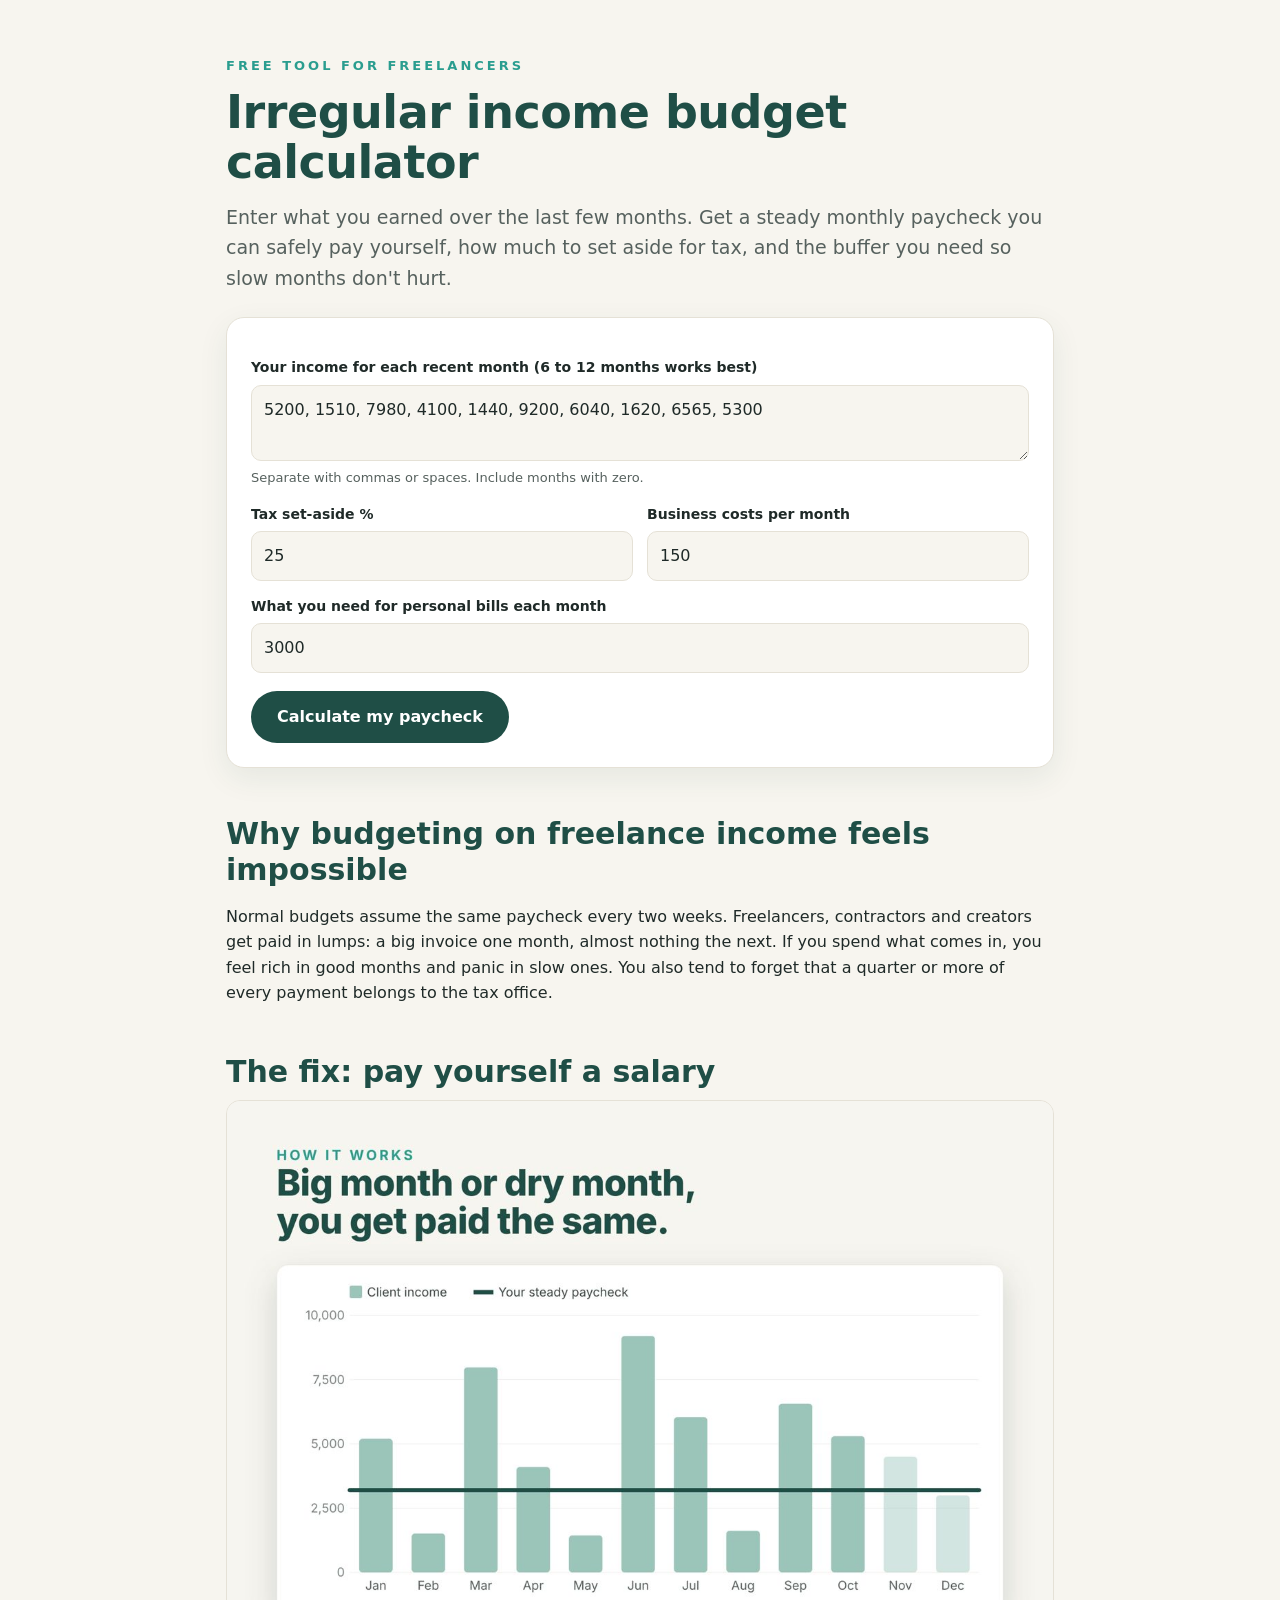
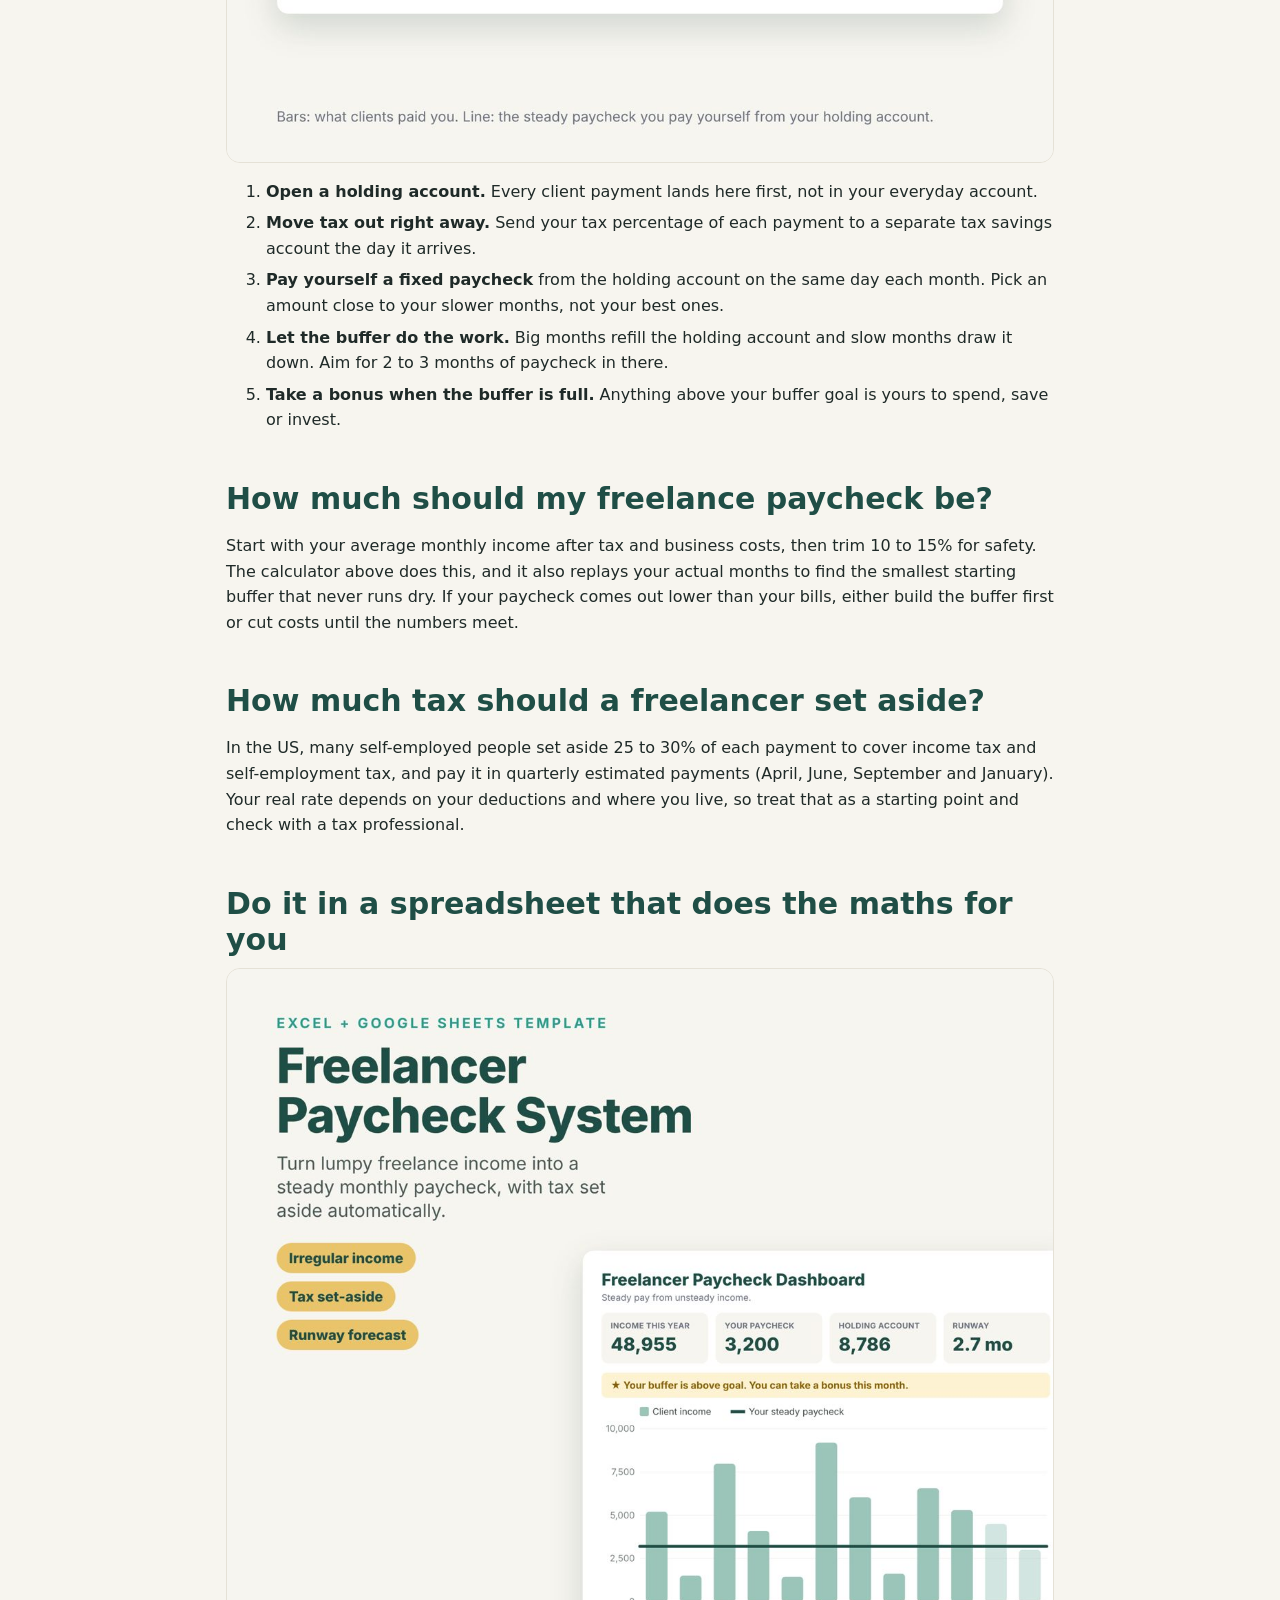
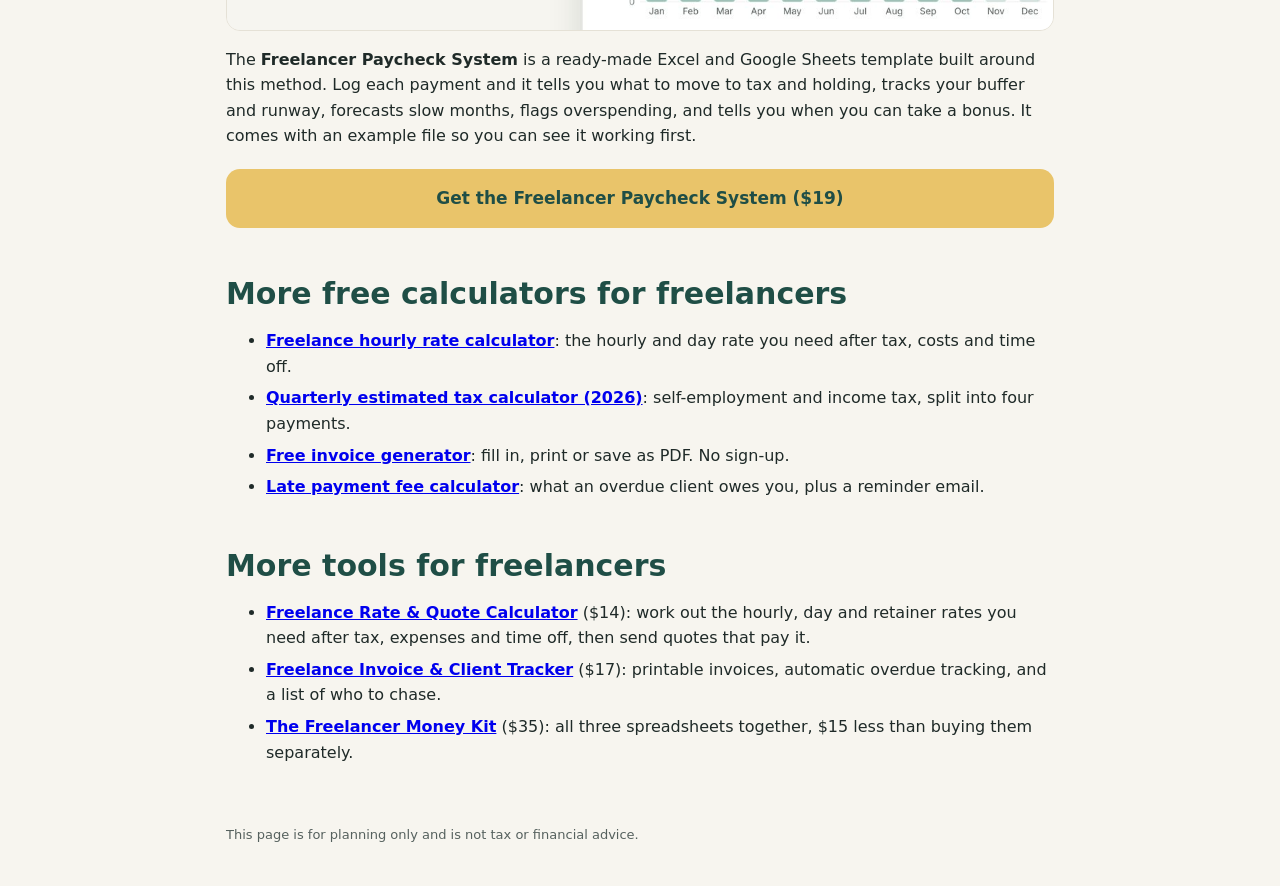
<file: index.html>
<!doctype html>
<html lang="en">
<head>
<meta charset="utf-8">
<meta name="viewport" content="width=device-width, initial-scale=1">
<title>Irregular Income Budget Calculator: Pay Yourself a Steady Salary as a Freelancer</title>
<meta name="description" content="Free calculator for freelancers and self-employed people with irregular income. Find a safe monthly paycheck, how much tax to set aside, and how big a buffer you need.">
<meta property="og:title" content="Irregular Income Budget Calculator for Freelancers">
<meta property="og:description" content="Find a steady monthly paycheck you can pay yourself from lumpy freelance income. Free, no sign-up.">
<meta property="og:image" content="https://andrewlichte.github.io/freelance-paycheck-calculator/01-hero.jpg">
<link rel="canonical" href="https://andrewlichte.github.io/freelance-paycheck-calculator/">
<meta name="twitter:card" content="summary_large_image">
<style>
:root{--ink:#1f2a28;--muted:#56615e;--green:#1F4E46;--teal:#2A9D8F;--gold:#E9C46A;--cream:#F7F5EF;--line:#e5e1d6;--card:#fff;--bad:#B42318}
@media (prefers-color-scheme:dark){:root{--ink:#e8ece9;--muted:#a9b3b0;--green:#8fd1bf;--teal:#5cc2b4;--cream:#141a19;--line:#2b3533;--card:#1c2423}}
*{box-sizing:border-box}
body{margin:0;font-family:Inter,system-ui,-apple-system,Segoe UI,Arial,sans-serif;color:var(--ink);background:var(--cream);line-height:1.6}
.wrap{max-width:860px;margin:0 auto;padding:0 16px}
header{padding:56px 0 24px}
.kicker{font-size:13px;letter-spacing:3px;text-transform:uppercase;color:var(--teal);font-weight:700}
h1{font-size:clamp(30px,5vw,46px);line-height:1.1;color:var(--green);margin:10px 0 14px;letter-spacing:-.5px}
h2{font-size:clamp(23px,3.4vw,30px);color:var(--green);margin:48px 0 10px;line-height:1.2}
h3{color:var(--green);margin:26px 0 6px}
p.lead{font-size:19px;color:var(--muted);margin:0}
.card{background:var(--card);border:1px solid var(--line);border-radius:18px;padding:24px;box-shadow:0 10px 30px rgba(31,78,70,.08)}
label{display:block;font-weight:600;font-size:14px;margin:14px 0 6px}
input,textarea{width:100%;padding:11px 12px;border:1px solid var(--line);border-radius:10px;font:inherit;background:var(--cream);color:var(--ink)}
textarea{min-height:76px}
.row{display:grid;grid-template-columns:1fr 1fr;gap:14px}
@media(max-width:560px){.row{grid-template-columns:1fr}}
.hint{font-size:13px;color:var(--muted)}
button{margin-top:18px;background:var(--green);color:#fff;border:0;border-radius:999px;padding:13px 26px;font:inherit;font-weight:700;cursor:pointer}
@media (prefers-color-scheme:dark){button{color:#0f1514}}
.results{display:none;margin-top:22px}
.kpis{display:grid;grid-template-columns:repeat(3,1fr);gap:12px}
@media(max-width:560px){.kpis{grid-template-columns:1fr}}
.kpi{background:var(--cream);border-radius:12px;padding:14px}
.kpi b{display:block;font-size:12px;letter-spacing:.5px;text-transform:uppercase;color:var(--muted)}
.kpi span{font-size:26px;font-weight:800;color:var(--green)}
.note{margin-top:14px;font-size:15px}
.cta{display:block;text-align:center;background:var(--gold);color:#1F4E46;font-weight:800;text-decoration:none;border-radius:14px;padding:16px;margin-top:20px;font-size:17px}
img{max-width:100%;height:auto;border-radius:14px;border:1px solid var(--line);display:block}
ol li,ul li{margin:6px 0}
footer{margin:60px 0 40px;font-size:13px;color:var(--muted)}
</style>
</head>
<body>
<div class="wrap">
<header>
  <div class="kicker">Free tool for freelancers</div>
  <h1>Irregular income budget calculator</h1>
  <p class="lead">Enter what you earned over the last few months. Get a steady monthly paycheck you can safely pay yourself, how much to set aside for tax, and the buffer you need so slow months don't hurt.</p>
</header>

<section class="card" aria-label="Calculator">
  <label for="inc">Your income for each recent month (6 to 12 months works best)</label>
  <textarea id="inc">5200, 1510, 7980, 4100, 1440, 9200, 6040, 1620, 6565, 5300</textarea>
  <div class="hint">Separate with commas or spaces. Include months with zero.</div>
  <div class="row">
    <div><label for="tax">Tax set-aside %</label><input id="tax" type="number" value="25" min="0" max="60"></div>
    <div><label for="biz">Business costs per month</label><input id="biz" type="number" value="150" min="0"></div>
  </div>
  <label for="need">What you need for personal bills each month</label>
  <input id="need" type="number" value="3000" min="0">
  <button id="go">Calculate my paycheck</button>

  <div class="results" id="out">
    <div class="kpis">
      <div class="kpi"><b>Steady paycheck</b><span id="pay">–</span></div>
      <div class="kpi"><b>Tax to set aside / mo</b><span id="taxo">–</span></div>
      <div class="kpi"><b>Buffer to start with</b><span id="buf">–</span></div>
    </div>
    <p class="note" id="msg"></p>
    <a class="cta" href="https://andrewlight.gumroad.com/l/buezw">Run this every month with the Freelancer Paycheck System spreadsheet →</a>
  </div>
</section>

<h2>Why budgeting on freelance income feels impossible</h2>
<p>Normal budgets assume the same paycheck every two weeks. Freelancers, contractors and creators get paid in lumps: a big invoice one month, almost nothing the next. If you spend what comes in, you feel rich in good months and panic in slow ones. You also tend to forget that a quarter or more of every payment belongs to the tax office.</p>

<h2>The fix: pay yourself a salary</h2>
<img src="02-how-it-works.jpg" alt="Chart of uneven monthly freelance income with a flat steady paycheck line across it" loading="lazy" width="1200" height="960">
<ol>
  <li><b>Open a holding account.</b> Every client payment lands here first, not in your everyday account.</li>
  <li><b>Move tax out right away.</b> Send your tax percentage of each payment to a separate tax savings account the day it arrives.</li>
  <li><b>Pay yourself a fixed paycheck</b> from the holding account on the same day each month. Pick an amount close to your slower months, not your best ones.</li>
  <li><b>Let the buffer do the work.</b> Big months refill the holding account and slow months draw it down. Aim for 2 to 3 months of paycheck in there.</li>
  <li><b>Take a bonus when the buffer is full.</b> Anything above your buffer goal is yours to spend, save or invest.</li>
</ol>

<h2>How much should my freelance paycheck be?</h2>
<p>Start with your average monthly income after tax and business costs, then trim 10 to 15% for safety. The calculator above does this, and it also replays your actual months to find the smallest starting buffer that never runs dry. If your paycheck comes out lower than your bills, either build the buffer first or cut costs until the numbers meet.</p>

<h2>How much tax should a freelancer set aside?</h2>
<p>In the US, many self-employed people set aside 25 to 30% of each payment to cover income tax and self-employment tax, and pay it in quarterly estimated payments (April, June, September and January). Your real rate depends on your deductions and where you live, so treat that as a starting point and check with a tax professional.</p>

<h2>Do it in a spreadsheet that does the maths for you</h2>
<img src="01-hero.jpg" alt="Freelancer Paycheck System spreadsheet dashboard showing income, paycheck, holding account and runway" loading="lazy" width="1200" height="960">
<p>The <b>Freelancer Paycheck System</b> is a ready-made Excel and Google Sheets template built around this method. Log each payment and it tells you what to move to tax and holding, tracks your buffer and runway, forecasts slow months, flags overspending, and tells you when you can take a bonus. It comes with an example file so you can see it working first.</p>
<a class="cta" href="https://andrewlight.gumroad.com/l/buezw">Get the Freelancer Paycheck System ($19)</a>

<h2>More free calculators for freelancers</h2>
<ul>
  <li><a href="freelance-hourly-rate-calculator/"><b>Freelance hourly rate calculator</b></a>: the hourly and day rate you need after tax, costs and time off.</li>
  <li><a href="quarterly-estimated-tax-calculator/"><b>Quarterly estimated tax calculator (2026)</b></a>: self-employment and income tax, split into four payments.</li>
  <li><a href="free-invoice-generator/"><b>Free invoice generator</b></a>: fill in, print or save as PDF. No sign-up.</li>
  <li><a href="late-payment-fee-calculator/"><b>Late payment fee calculator</b></a>: what an overdue client owes you, plus a reminder email.</li>
</ul>

<h2>More tools for freelancers</h2>
<ul>
  <li><a href="https://andrewlight.gumroad.com/l/wqisrv"><b>Freelance Rate &amp; Quote Calculator</b></a> ($14): work out the hourly, day and retainer rates you need after tax, expenses and time off, then send quotes that pay it.</li>
  <li><a href="https://andrewlight.gumroad.com/l/qsocpn"><b>Freelance Invoice &amp; Client Tracker</b></a> ($17): printable invoices, automatic overdue tracking, and a list of who to chase.</li>
  <li><a href="https://andrewlight.gumroad.com/l/ptnqtp"><b>The Freelancer Money Kit</b></a> ($35): all three spreadsheets together, $15 less than buying them separately.</li>
</ul>

<footer>This page is for planning only and is not tax or financial advice.</footer>
</div>
<script>
const fmt=n=>Math.round(n).toLocaleString();
function calc(){
  const inc=(document.getElementById('inc').value.match(/-?\d+(\.\d+)?/g)||[]).map(Number);
  const tax=(+document.getElementById('tax').value||0)/100;
  const biz=+document.getElementById('biz').value||0;
  const need=+document.getElementById('need').value||0;
  if(inc.length<2){document.getElementById('msg').textContent='Enter at least two months of income.';document.getElementById('out').style.display='block';return;}
  const net=inc.map(x=>x*(1-tax)-biz);
  const avg=net.reduce((a,b)=>a+b,0)/net.length;
  const pay=Math.max(0,Math.floor(avg*0.88/50)*50);
  // smallest starting buffer that never goes negative when replaying these months
  let bal=0,low=0;for(const n of net){bal+=n-pay;low=Math.min(low,bal);}
  const buf=Math.max(-low,pay);
  const avgTax=inc.reduce((a,b)=>a+b,0)/inc.length*tax;
  document.getElementById('pay').textContent=fmt(pay);
  document.getElementById('taxo').textContent=fmt(avgTax);
  document.getElementById('buf').textContent=fmt(buf);
  let m=`Based on ${inc.length} months, you can pay yourself about ${fmt(pay)} a month. Start with ${fmt(buf)} in your holding account so the slowest stretch never leaves you short. `;
  m+= need>pay ? `That is ${fmt(need-pay)} less than your bills, so build the buffer first or trim costs.` : `That covers your ${fmt(need)} of bills with ${fmt(pay-need)} to spare.`;
  document.getElementById('msg').textContent=m;
  document.getElementById('out').style.display='block';
}
document.getElementById('go').addEventListener('click',calc);
</script>
</body>
</html>
</file>
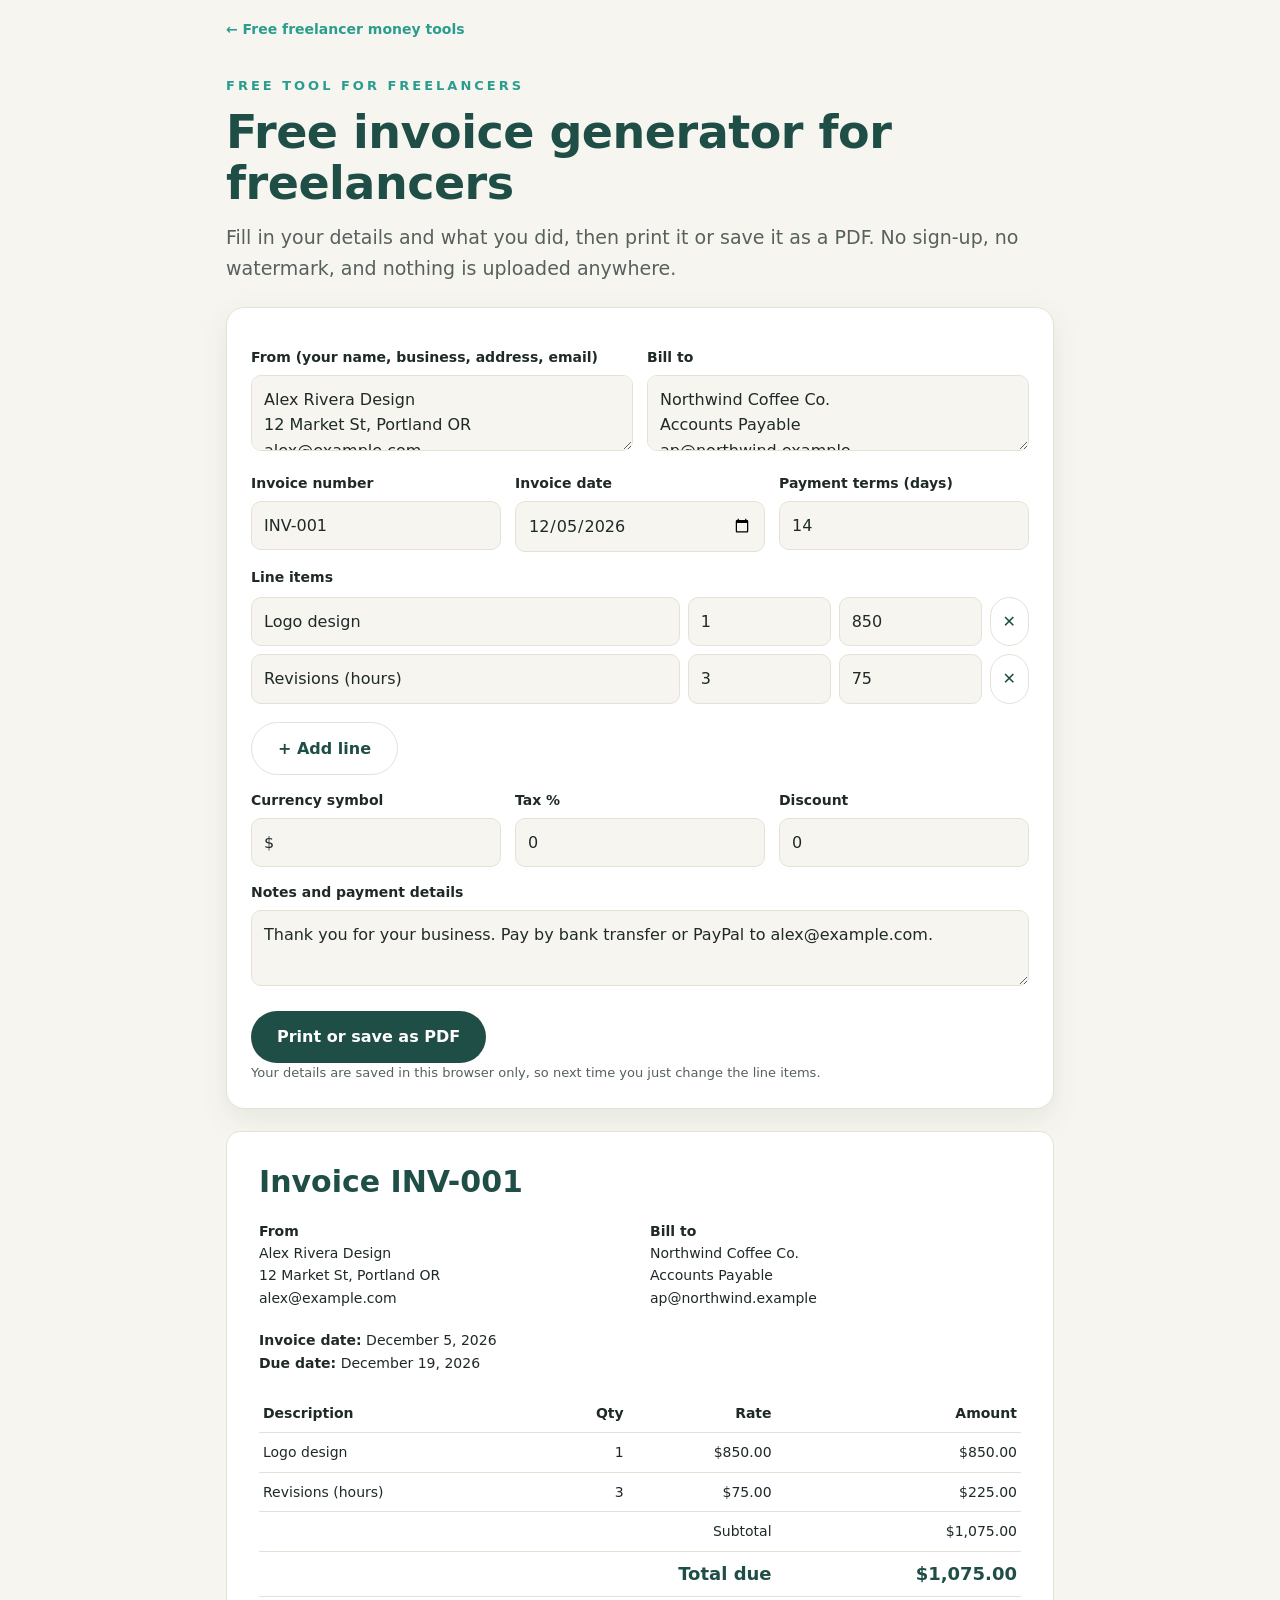
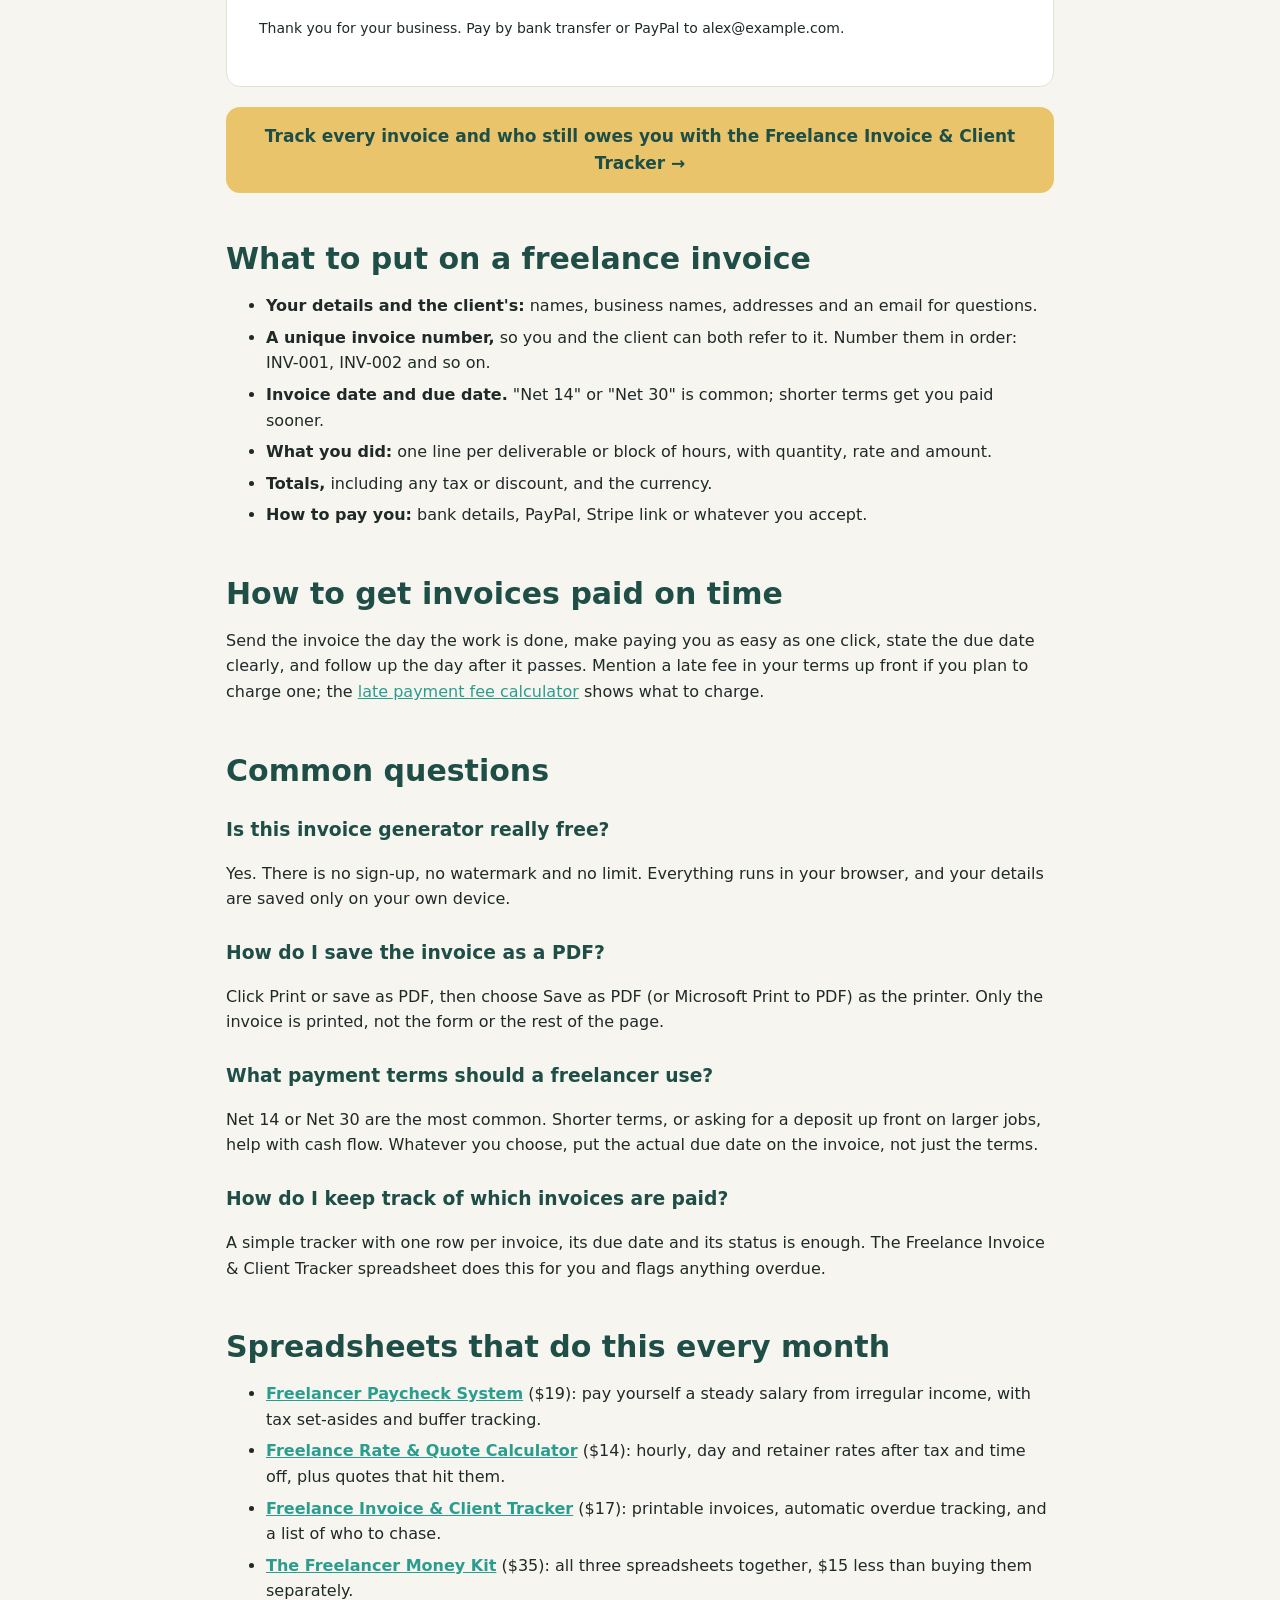
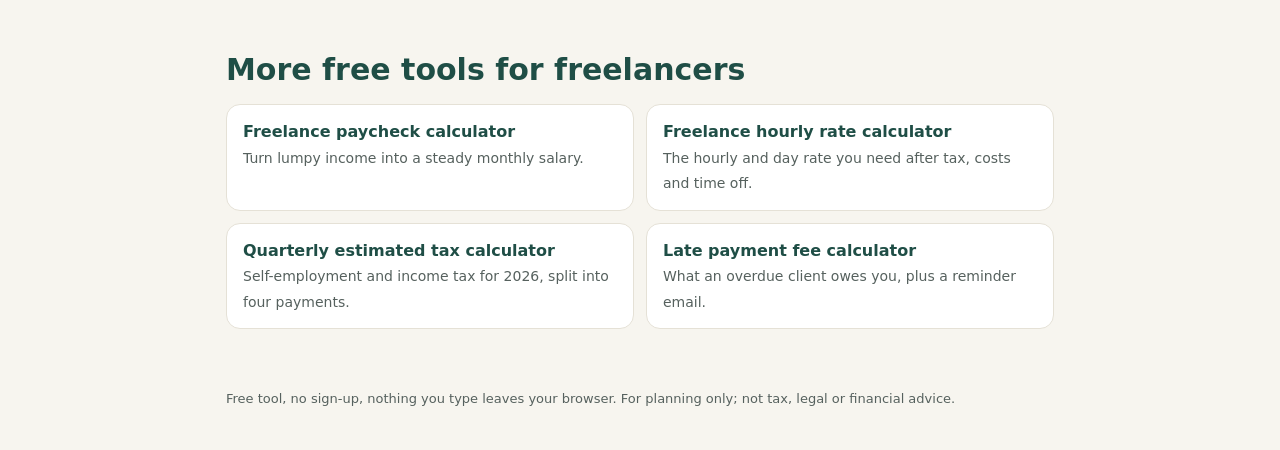
<file: free-invoice-generator/index.html>
<!doctype html>
<html lang="en">
<head>
<meta charset="utf-8">
<meta name="viewport" content="width=device-width, initial-scale=1">
<title>Free Invoice Generator for Freelancers: Print or Save as PDF (No Sign-up)</title>
<meta name="description" content="Free invoice generator for freelancers and contractors. Fill in your details and line items, then print or save a clean invoice as PDF. No sign-up, no watermark.">
<link rel="canonical" href="https://andrewlichte.github.io/freelance-paycheck-calculator/free-invoice-generator/">
<meta property="og:title" content="Free invoice generator for freelancers">
<meta property="og:description" content="Free invoice generator for freelancers and contractors. Fill in your details and line items, then print or save a clean invoice as PDF. No sign-up, no watermark.">
<meta property="og:url" content="https://andrewlichte.github.io/freelance-paycheck-calculator/free-invoice-generator/">
<meta property="og:type" content="website">
<meta name="twitter:card" content="summary">
<link rel="stylesheet" href="../assets/site.css">
<script type="application/ld+json">{"@context": "https://schema.org", "@graph": [{"@type": "WebApplication", "name": "Free invoice generator for freelancers", "url": "https://andrewlichte.github.io/freelance-paycheck-calculator/free-invoice-generator/", "applicationCategory": "FinanceApplication", "operatingSystem": "Any", "offers": {"@type": "Offer", "price": "0", "priceCurrency": "USD"}, "description": "Free invoice generator for freelancers and contractors. Fill in your details and line items, then print or save a clean invoice as PDF. No sign-up, no watermark."}, {"@type": "FAQPage", "mainEntity": [{"@type": "Question", "name": "Is this invoice generator really free?", "acceptedAnswer": {"@type": "Answer", "text": "Yes. There is no sign-up, no watermark and no limit. Everything runs in your browser, and your details are saved only on your own device."}}, {"@type": "Question", "name": "How do I save the invoice as a PDF?", "acceptedAnswer": {"@type": "Answer", "text": "Click Print or save as PDF, then choose Save as PDF (or Microsoft Print to PDF) as the printer. Only the invoice is printed, not the form or the rest of the page."}}, {"@type": "Question", "name": "What payment terms should a freelancer use?", "acceptedAnswer": {"@type": "Answer", "text": "Net 14 or Net 30 are the most common. Shorter terms, or asking for a deposit up front on larger jobs, help with cash flow. Whatever you choose, put the actual due date on the invoice, not just the terms."}}, {"@type": "Question", "name": "How do I keep track of which invoices are paid?", "acceptedAnswer": {"@type": "Answer", "text": "A simple tracker with one row per invoice, its due date and its status is enough. The Freelance Invoice & Client Tracker spreadsheet does this for you and flags anything overdue."}}]}]}</script>
</head>
<body>
<div class="wrap">
<nav class="top"><a href="../">← Free freelancer money tools</a></nav>
<header>
  <div class="kicker">Free tool for freelancers</div>
  <h1>Free invoice generator for freelancers</h1>
  <p class="lead">Fill in your details and what you did, then print it or save it as a PDF. No sign-up, no watermark, and nothing is uploaded anywhere.</p>
</header>
<style>
.inv{background:#fff;color:#1f2a28;border:1px solid var(--line);border-radius:14px;padding:32px;margin-top:22px}
.inv h2{margin:0;color:#1F4E46;font-size:30px}
.inv .meta{display:grid;grid-template-columns:1fr 1fr;gap:20px;margin:20px 0}
.inv .meta div{white-space:pre-line;font-size:14px}
.inv table{width:100%;border-collapse:collapse;font-size:14px}
.inv th,.inv td{padding:8px 4px;border-bottom:1px solid #e5e1d6;text-align:left}
.inv .n{text-align:right}
.inv .tot{font-weight:800;font-size:18px;color:#1F4E46}
.items .it{display:grid;grid-template-columns:3fr 1fr 1fr auto;gap:8px;margin-top:8px}
.items .it button{margin:0;padding:8px 12px}
@media(max-width:560px){.items .it{grid-template-columns:1fr 1fr}}
@media print{body{background:#fff} .wrap>*:not(#invwrap){display:none!important} #invwrap>*:not(.inv){display:none!important} .inv{border:0;padding:0;margin:0}}
</style>
<div id="invwrap">
<section class="card" aria-label="Invoice details">
  <div class="row">
    <div><label for="from">From (your name, business, address, email)</label><textarea id="from">Alex Rivera Design
12 Market St, Portland OR
alex@example.com</textarea></div>
    <div><label for="to">Bill to</label><textarea id="to">Northwind Coffee Co.
Accounts Payable
ap@northwind.example</textarea></div>
  </div>
  <div class="row3">
    <div><label for="no">Invoice number</label><input id="no" value="INV-001"></div>
    <div><label for="date">Invoice date</label><input id="date" type="date"></div>
    <div><label for="terms">Payment terms (days)</label><input id="terms" type="number" value="14" min="0"></div>
  </div>
  <label>Line items</label>
  <div class="items" id="items"></div>
  <button class="ghost" id="add" type="button">+ Add line</button>
  <div class="row3">
    <div><label for="cur">Currency symbol</label><input id="cur" value="$"></div>
    <div><label for="tax">Tax %</label><input id="tax" type="number" value="0" min="0" step="0.1"></div>
    <div><label for="disc">Discount</label><input id="disc" type="number" value="0" min="0"></div>
  </div>
  <label for="notes">Notes and payment details</label>
  <textarea id="notes">Thank you for your business. Pay by bank transfer or PayPal to alex@example.com.</textarea>
  <button id="print" type="button">Print or save as PDF</button>
  <div class="hint">Your details are saved in this browser only, so next time you just change the line items.</div>
</section>
<div class="inv" id="inv"></div>
</div>
<a class="cta" href="https://andrewlight.gumroad.com/l/qsocpn">Track every invoice and who still owes you with the Freelance Invoice &amp; Client Tracker →</a>

<h2>What to put on a freelance invoice</h2>
<ul>
  <li><b>Your details and the client's:</b> names, business names, addresses and an email for questions.</li>
  <li><b>A unique invoice number,</b> so you and the client can both refer to it. Number them in order: INV-001, INV-002 and so on.</li>
  <li><b>Invoice date and due date.</b> "Net 14" or "Net 30" is common; shorter terms get you paid sooner.</li>
  <li><b>What you did:</b> one line per deliverable or block of hours, with quantity, rate and amount.</li>
  <li><b>Totals,</b> including any tax or discount, and the currency.</li>
  <li><b>How to pay you:</b> bank details, PayPal, Stripe link or whatever you accept.</li>
</ul>
<h2>How to get invoices paid on time</h2>
<p>Send the invoice the day the work is done, make paying you as easy as one click, state the due date clearly, and follow up the day after it passes. Mention a late fee in your terms up front if you plan to charge one; the <a href="../late-payment-fee-calculator/">late payment fee calculator</a> shows what to charge.</p>

<h2>Common questions</h2>
<h3>Is this invoice generator really free?</h3>
<p>Yes. There is no sign-up, no watermark and no limit. Everything runs in your browser, and your details are saved only on your own device.</p>
<h3>How do I save the invoice as a PDF?</h3>
<p>Click Print or save as PDF, then choose Save as PDF (or Microsoft Print to PDF) as the printer. Only the invoice is printed, not the form or the rest of the page.</p>
<h3>What payment terms should a freelancer use?</h3>
<p>Net 14 or Net 30 are the most common. Shorter terms, or asking for a deposit up front on larger jobs, help with cash flow. Whatever you choose, put the actual due date on the invoice, not just the terms.</p>
<h3>How do I keep track of which invoices are paid?</h3>
<p>A simple tracker with one row per invoice, its due date and its status is enough. The Freelance Invoice & Client Tracker spreadsheet does this for you and flags anything overdue.</p>
<h2>Spreadsheets that do this every month</h2>
<ul>
  <li><a href="https://andrewlight.gumroad.com/l/buezw"><b>Freelancer Paycheck System</b></a> ($19): pay yourself a steady salary from irregular income, with tax set-asides and buffer tracking.</li>
  <li><a href="https://andrewlight.gumroad.com/l/wqisrv"><b>Freelance Rate &amp; Quote Calculator</b></a> ($14): hourly, day and retainer rates after tax and time off, plus quotes that hit them.</li>
  <li><a href="https://andrewlight.gumroad.com/l/qsocpn"><b>Freelance Invoice &amp; Client Tracker</b></a> ($17): printable invoices, automatic overdue tracking, and a list of who to chase.</li>
  <li><a href="https://andrewlight.gumroad.com/l/ptnqtp"><b>The Freelancer Money Kit</b></a> ($35): all three spreadsheets together, $15 less than buying them separately.</li>
</ul>
<h2>More free tools for freelancers</h2>
<ul class="tools">
  <li><a href="../"><b>Freelance paycheck calculator</b><span>Turn lumpy income into a steady monthly salary.</span></a></li>
  <li><a href="../freelance-hourly-rate-calculator/"><b>Freelance hourly rate calculator</b><span>The hourly and day rate you need after tax, costs and time off.</span></a></li>
  <li><a href="../quarterly-estimated-tax-calculator/"><b>Quarterly estimated tax calculator</b><span>Self-employment and income tax for 2026, split into four payments.</span></a></li>
  <li><a href="../late-payment-fee-calculator/"><b>Late payment fee calculator</b><span>What an overdue client owes you, plus a reminder email.</span></a></li>
</ul>
<footer>Free tool, no sign-up, nothing you type leaves your browser. For planning only; not tax, legal or financial advice.</footer>
</div>
<script>

const $=id=>document.getElementById(id);
const F=['from','to','no','terms','cur','tax','disc','notes'];
let items=[{d:'Logo design',q:1,r:850},{d:'Revisions (hours)',q:3,r:75}];
const esc=s=>String(s).replace(/[&<>"]/g,c=>({'&':'&amp;','<':'&lt;','>':'&gt;','"':'&quot;'}[c]));
function load(){try{const s=JSON.parse(localStorage.getItem('fpc-invoice')||'null');if(s){F.forEach(k=>{if(s[k]!=null)$(k).value=s[k]});if(s.items)items=s.items;}}catch(e){}}
function save(){try{const s={items};F.forEach(k=>s[k]=$(k).value);localStorage.setItem('fpc-invoice',JSON.stringify(s));}catch(e){}}
function drawItems(){
  $('items').innerHTML=items.map((it,i)=>`<div class="it"><input aria-label="Description" data-i="${i}" data-k="d" value="${esc(it.d)}"><input aria-label="Quantity" type="number" data-i="${i}" data-k="q" value="${it.q}"><input aria-label="Rate" type="number" data-i="${i}" data-k="r" value="${it.r}"><button class="ghost" type="button" data-del="${i}" aria-label="Remove line">✕</button></div>`).join('');
}
function money(n){return $('cur').value+(Math.round(n*100)/100).toLocaleString(undefined,{minimumFractionDigits:2,maximumFractionDigits:2});}
function render(){
  const d=$('date').value?new Date($('date').value+'T12:00'):new Date();
  const due=new Date(d);due.setDate(due.getDate()+(+$('terms').value||0));
  const fd=x=>x.toLocaleDateString(undefined,{year:'numeric',month:'long',day:'numeric'});
  const sub=items.reduce((a,it)=>a+(+it.q||0)*(+it.r||0),0), disc=+$('disc').value||0, tax=(sub-disc)*(+$('tax').value||0)/100, tot=sub-disc+tax;
  let rows=items.map(it=>`<tr><td>${esc(it.d)}</td><td class="n">${+it.q||0}</td><td class="n">${money(+it.r||0)}</td><td class="n">${money((+it.q||0)*(+it.r||0))}</td></tr>`).join('');
  rows+=`<tr><td colspan="3" class="n">Subtotal</td><td class="n">${money(sub)}</td></tr>`;
  if(disc) rows+=`<tr><td colspan="3" class="n">Discount</td><td class="n">−${money(disc)}</td></tr>`;
  if(tax) rows+=`<tr><td colspan="3" class="n">Tax (${+$('tax').value}%)</td><td class="n">${money(tax)}</td></tr>`;
  rows+=`<tr><td colspan="3" class="n tot">Total due</td><td class="n tot">${money(tot)}</td></tr>`;
  $('inv').innerHTML=`<h2>Invoice ${esc($('no').value)}</h2><div class="meta"><div><b>From</b>\n${esc($('from').value)}</div><div><b>Bill to</b>\n${esc($('to').value)}</div><div><b>Invoice date:</b> ${fd(d)}\n<b>Due date:</b> ${fd(due)}</div></div><table><tr><th>Description</th><th class="n">Qty</th><th class="n">Rate</th><th class="n">Amount</th></tr>${rows}</table><p style="white-space:pre-line;font-size:14px;margin-top:20px">${esc($('notes').value)}</p>`;
  save();
}
load();
if(!$('date').value) $('date').value=new Date().toISOString().slice(0,10);
drawItems();render();
document.querySelector('[aria-label="Invoice details"]').addEventListener('input',e=>{const t=e.target;if(t.dataset.k){items[+t.dataset.i][t.dataset.k]=t.dataset.k==='d'?t.value:+t.value;}render();});
$('items').addEventListener('click',e=>{const i=e.target.dataset.del;if(i!=null){items.splice(+i,1);drawItems();render();}});
$('add').addEventListener('click',()=>{items.push({d:'',q:1,r:0});drawItems();render();});
$('print').addEventListener('click',()=>window.print());

</script>
</body>
</html>
</file>
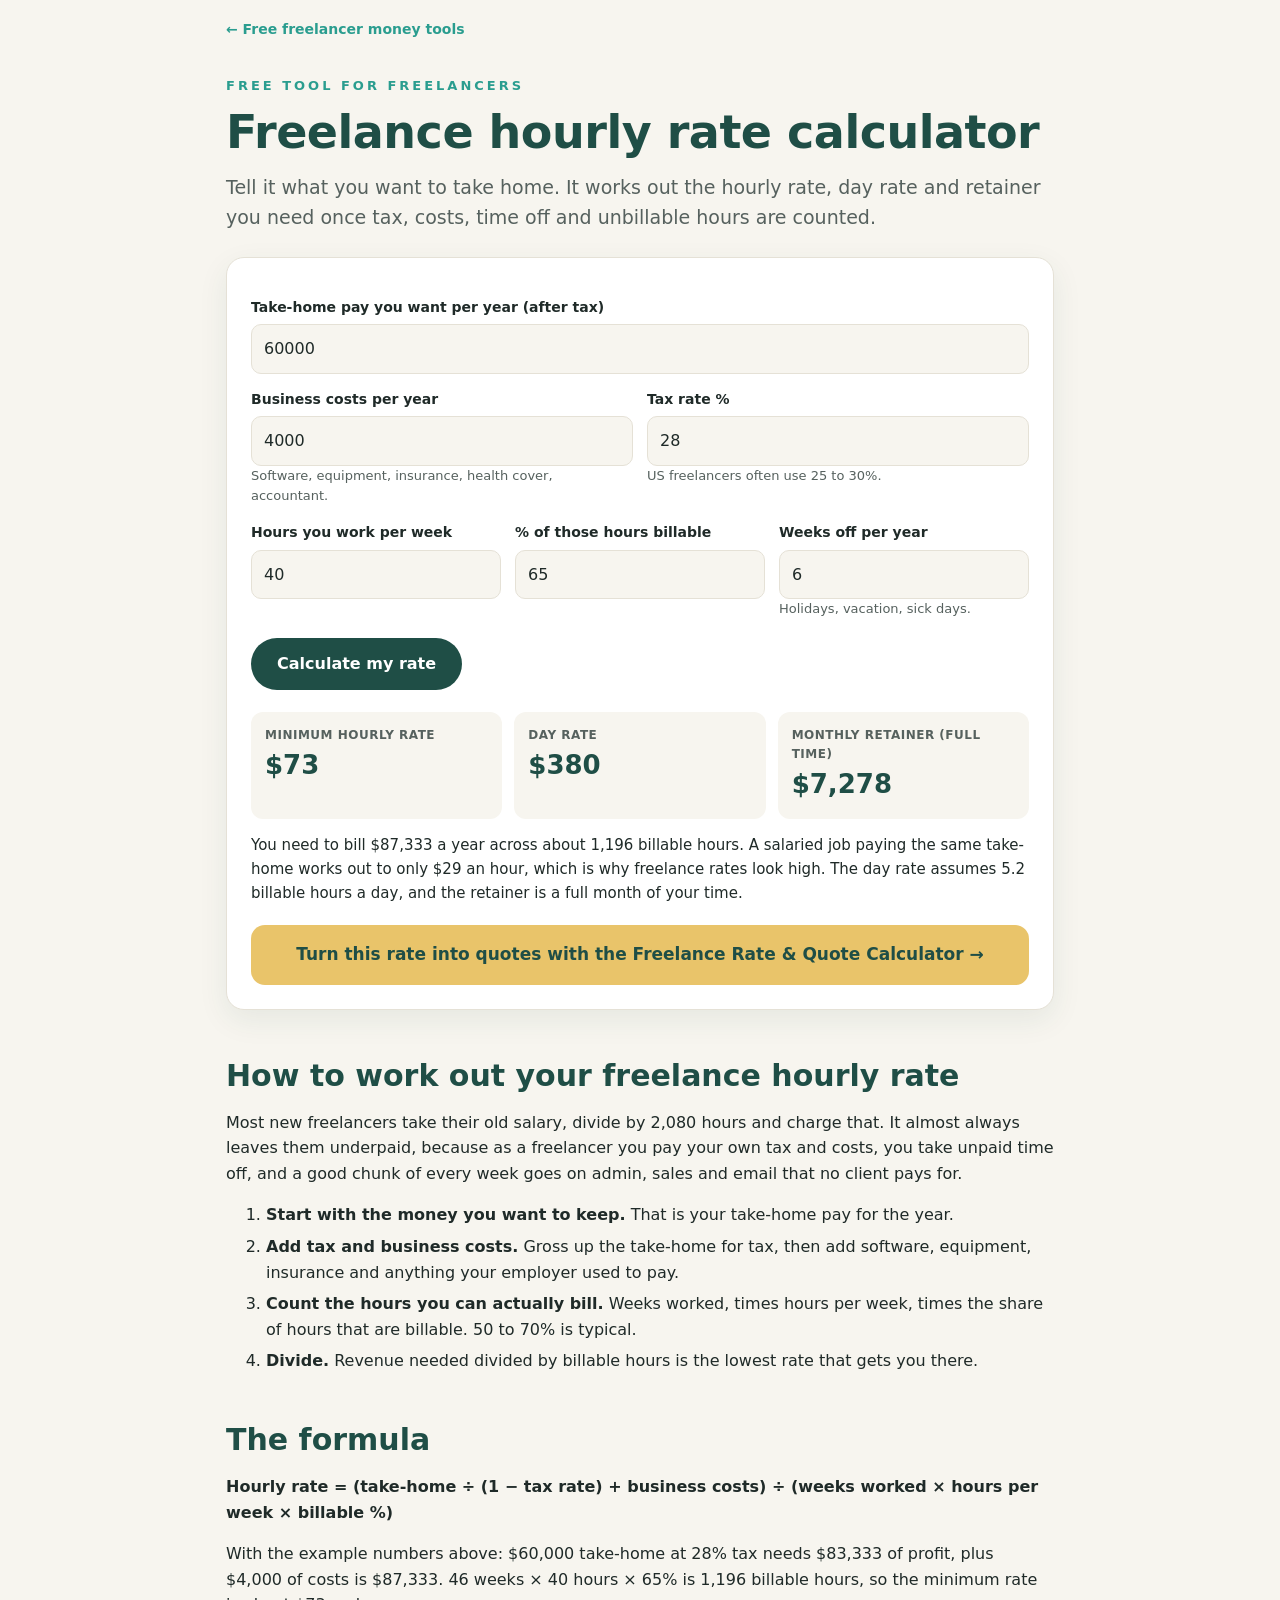
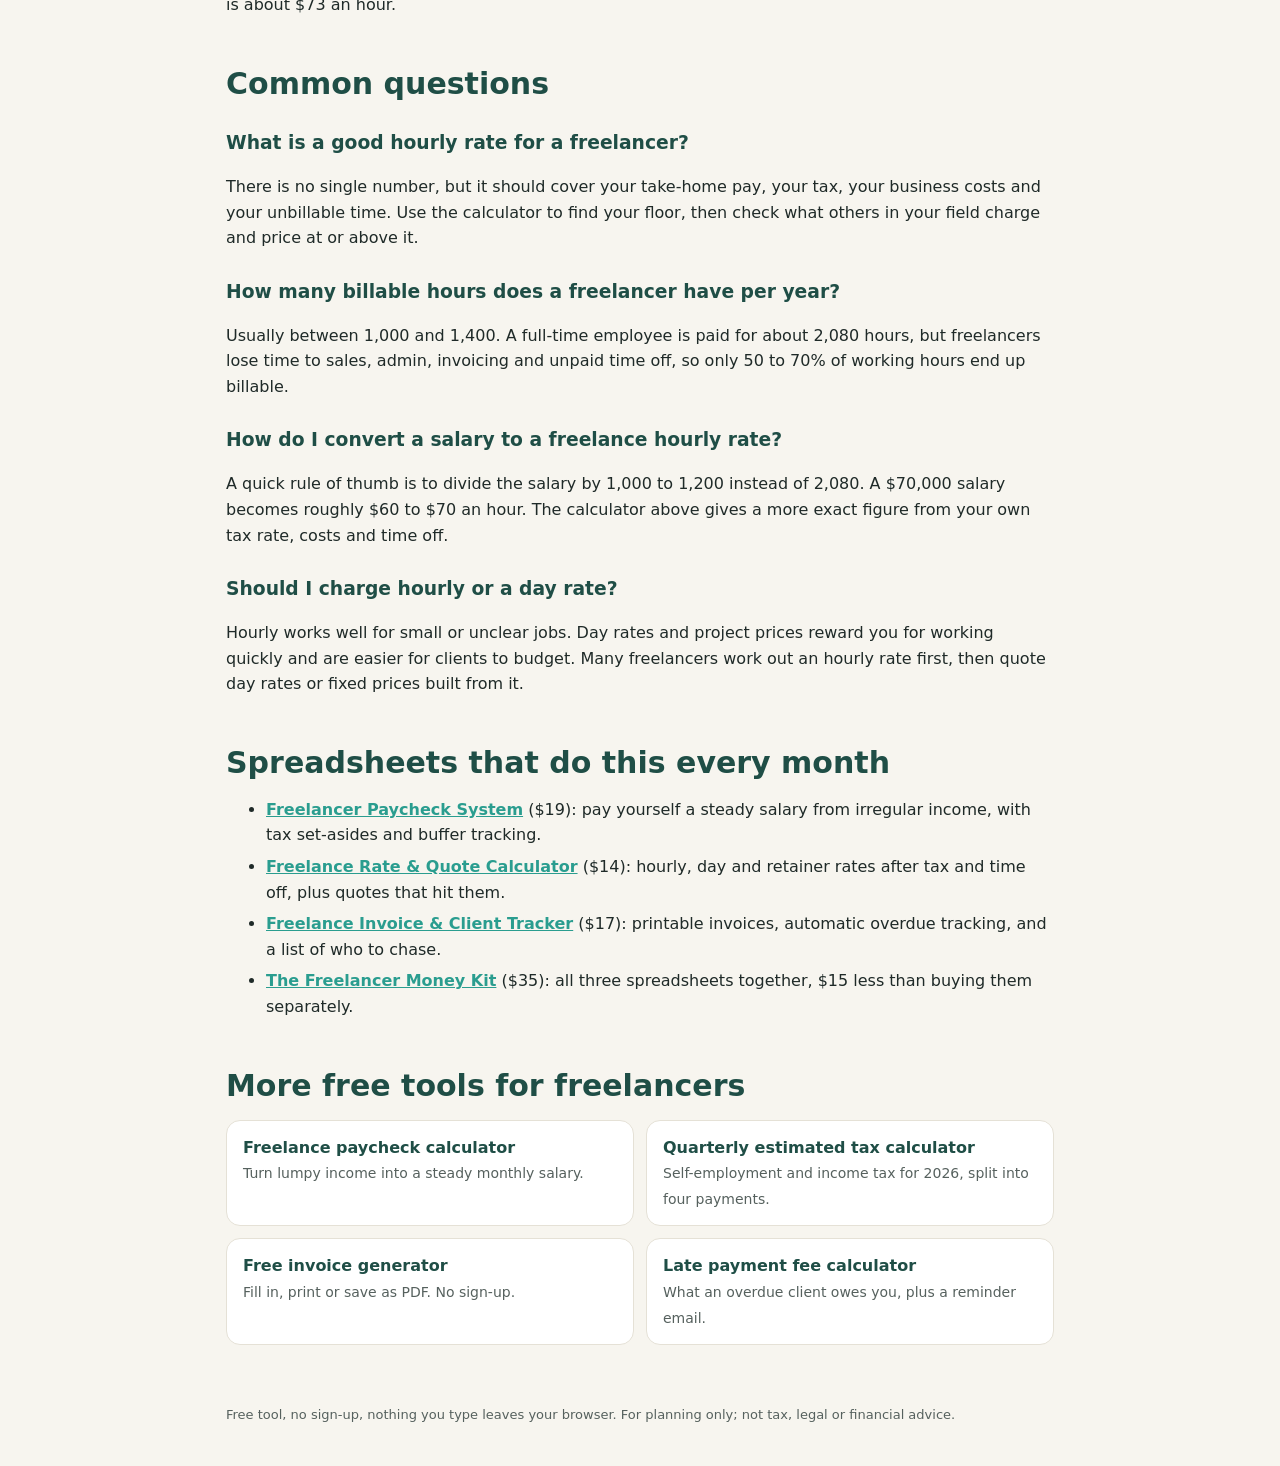
<file: freelance-hourly-rate-calculator/index.html>
<!doctype html>
<html lang="en">
<head>
<meta charset="utf-8">
<meta name="viewport" content="width=device-width, initial-scale=1">
<title>Freelance Hourly Rate Calculator: What Should I Charge? (Free)</title>
<meta name="description" content="Free freelance rate calculator. Find the hourly rate, day rate and monthly retainer you need after tax, business costs, time off and unbillable hours.">
<link rel="canonical" href="https://andrewlichte.github.io/freelance-paycheck-calculator/freelance-hourly-rate-calculator/">
<meta property="og:title" content="Freelance hourly rate calculator">
<meta property="og:description" content="Free freelance rate calculator. Find the hourly rate, day rate and monthly retainer you need after tax, business costs, time off and unbillable hours.">
<meta property="og:url" content="https://andrewlichte.github.io/freelance-paycheck-calculator/freelance-hourly-rate-calculator/">
<meta property="og:type" content="website">
<meta name="twitter:card" content="summary">
<link rel="stylesheet" href="../assets/site.css">
<script type="application/ld+json">{"@context": "https://schema.org", "@graph": [{"@type": "WebApplication", "name": "Freelance hourly rate calculator", "url": "https://andrewlichte.github.io/freelance-paycheck-calculator/freelance-hourly-rate-calculator/", "applicationCategory": "FinanceApplication", "operatingSystem": "Any", "offers": {"@type": "Offer", "price": "0", "priceCurrency": "USD"}, "description": "Free freelance rate calculator. Find the hourly rate, day rate and monthly retainer you need after tax, business costs, time off and unbillable hours."}, {"@type": "FAQPage", "mainEntity": [{"@type": "Question", "name": "What is a good hourly rate for a freelancer?", "acceptedAnswer": {"@type": "Answer", "text": "There is no single number, but it should cover your take-home pay, your tax, your business costs and your unbillable time. Use the calculator to find your floor, then check what others in your field charge and price at or above it."}}, {"@type": "Question", "name": "How many billable hours does a freelancer have per year?", "acceptedAnswer": {"@type": "Answer", "text": "Usually between 1,000 and 1,400. A full-time employee is paid for about 2,080 hours, but freelancers lose time to sales, admin, invoicing and unpaid time off, so only 50 to 70% of working hours end up billable."}}, {"@type": "Question", "name": "How do I convert a salary to a freelance hourly rate?", "acceptedAnswer": {"@type": "Answer", "text": "A quick rule of thumb is to divide the salary by 1,000 to 1,200 instead of 2,080. A $70,000 salary becomes roughly $60 to $70 an hour. The calculator above gives a more exact figure from your own tax rate, costs and time off."}}, {"@type": "Question", "name": "Should I charge hourly or a day rate?", "acceptedAnswer": {"@type": "Answer", "text": "Hourly works well for small or unclear jobs. Day rates and project prices reward you for working quickly and are easier for clients to budget. Many freelancers work out an hourly rate first, then quote day rates or fixed prices built from it."}}]}]}</script>
</head>
<body>
<div class="wrap">
<nav class="top"><a href="../">← Free freelancer money tools</a></nav>
<header>
  <div class="kicker">Free tool for freelancers</div>
  <h1>Freelance hourly rate calculator</h1>
  <p class="lead">Tell it what you want to take home. It works out the hourly rate, day rate and retainer you need once tax, costs, time off and unbillable hours are counted.</p>
</header>
<section class="card" aria-label="Calculator">
  <label for="take">Take-home pay you want per year (after tax)</label>
  <input id="take" type="number" value="60000" min="0">
  <div class="row">
    <div><label for="exp">Business costs per year</label><input id="exp" type="number" value="4000" min="0"><div class="hint">Software, equipment, insurance, health cover, accountant.</div></div>
    <div><label for="tax">Tax rate %</label><input id="tax" type="number" value="28" min="0" max="60"><div class="hint">US freelancers often use 25 to 30%.</div></div>
  </div>
  <div class="row3">
    <div><label for="hpw">Hours you work per week</label><input id="hpw" type="number" value="40" min="1" max="100"></div>
    <div><label for="bill">% of those hours billable</label><input id="bill" type="number" value="65" min="5" max="100"></div>
    <div><label for="off">Weeks off per year</label><input id="off" type="number" value="6" min="0" max="40"><div class="hint">Holidays, vacation, sick days.</div></div>
  </div>
  <button id="go">Calculate my rate</button>
  <div class="results" id="out">
    <div class="kpis">
      <div class="kpi"><b>Minimum hourly rate</b><span id="hr">–</span></div>
      <div class="kpi"><b>Day rate</b><span id="dr">–</span></div>
      <div class="kpi"><b>Monthly retainer (full time)</b><span id="mr">–</span></div>
    </div>
    <p class="note" id="msg"></p>
    <a class="cta" href="https://andrewlight.gumroad.com/l/wqisrv">Turn this rate into quotes with the Freelance Rate &amp; Quote Calculator →</a>
  </div>
</section>

<h2>How to work out your freelance hourly rate</h2>
<p>Most new freelancers take their old salary, divide by 2,080 hours and charge that. It almost always leaves them underpaid, because as a freelancer you pay your own tax and costs, you take unpaid time off, and a good chunk of every week goes on admin, sales and email that no client pays for.</p>
<ol>
  <li><b>Start with the money you want to keep.</b> That is your take-home pay for the year.</li>
  <li><b>Add tax and business costs.</b> Gross up the take-home for tax, then add software, equipment, insurance and anything your employer used to pay.</li>
  <li><b>Count the hours you can actually bill.</b> Weeks worked, times hours per week, times the share of hours that are billable. 50 to 70% is typical.</li>
  <li><b>Divide.</b> Revenue needed divided by billable hours is the lowest rate that gets you there.</li>
</ol>
<h2>The formula</h2>
<p><b>Hourly rate = (take-home ÷ (1 − tax rate) + business costs) ÷ (weeks worked × hours per week × billable %)</b></p>
<p>With the example numbers above: $60,000 take-home at 28% tax needs $83,333 of profit, plus $4,000 of costs is $87,333. 46 weeks × 40 hours × 65% is 1,196 billable hours, so the minimum rate is about $73 an hour.</p>

<h2>Common questions</h2>
<h3>What is a good hourly rate for a freelancer?</h3>
<p>There is no single number, but it should cover your take-home pay, your tax, your business costs and your unbillable time. Use the calculator to find your floor, then check what others in your field charge and price at or above it.</p>
<h3>How many billable hours does a freelancer have per year?</h3>
<p>Usually between 1,000 and 1,400. A full-time employee is paid for about 2,080 hours, but freelancers lose time to sales, admin, invoicing and unpaid time off, so only 50 to 70% of working hours end up billable.</p>
<h3>How do I convert a salary to a freelance hourly rate?</h3>
<p>A quick rule of thumb is to divide the salary by 1,000 to 1,200 instead of 2,080. A $70,000 salary becomes roughly $60 to $70 an hour. The calculator above gives a more exact figure from your own tax rate, costs and time off.</p>
<h3>Should I charge hourly or a day rate?</h3>
<p>Hourly works well for small or unclear jobs. Day rates and project prices reward you for working quickly and are easier for clients to budget. Many freelancers work out an hourly rate first, then quote day rates or fixed prices built from it.</p>
<h2>Spreadsheets that do this every month</h2>
<ul>
  <li><a href="https://andrewlight.gumroad.com/l/buezw"><b>Freelancer Paycheck System</b></a> ($19): pay yourself a steady salary from irregular income, with tax set-asides and buffer tracking.</li>
  <li><a href="https://andrewlight.gumroad.com/l/wqisrv"><b>Freelance Rate &amp; Quote Calculator</b></a> ($14): hourly, day and retainer rates after tax and time off, plus quotes that hit them.</li>
  <li><a href="https://andrewlight.gumroad.com/l/qsocpn"><b>Freelance Invoice &amp; Client Tracker</b></a> ($17): printable invoices, automatic overdue tracking, and a list of who to chase.</li>
  <li><a href="https://andrewlight.gumroad.com/l/ptnqtp"><b>The Freelancer Money Kit</b></a> ($35): all three spreadsheets together, $15 less than buying them separately.</li>
</ul>
<h2>More free tools for freelancers</h2>
<ul class="tools">
  <li><a href="../"><b>Freelance paycheck calculator</b><span>Turn lumpy income into a steady monthly salary.</span></a></li>
  <li><a href="../quarterly-estimated-tax-calculator/"><b>Quarterly estimated tax calculator</b><span>Self-employment and income tax for 2026, split into four payments.</span></a></li>
  <li><a href="../free-invoice-generator/"><b>Free invoice generator</b><span>Fill in, print or save as PDF. No sign-up.</span></a></li>
  <li><a href="../late-payment-fee-calculator/"><b>Late payment fee calculator</b><span>What an overdue client owes you, plus a reminder email.</span></a></li>
</ul>
<footer>Free tool, no sign-up, nothing you type leaves your browser. For planning only; not tax, legal or financial advice.</footer>
</div>
<script>

const $=id=>document.getElementById(id), v=id=>+$(id).value||0;
const usd=n=>'$'+Math.round(n).toLocaleString();
function calc(){
  const take=v('take'), exp=v('exp'), tax=Math.min(v('tax'),95)/100, hpw=v('hpw'), bill=v('bill')/100, weeks=Math.max(0,52-v('off'));
  const gross=take/(1-tax)+exp, hours=weeks*hpw*bill;
  if(hours<=0){$('msg').textContent='Enter some working weeks and billable hours.';return;}
  const hr=gross/hours, perDay=hpw/5*bill;
  $('hr').textContent=usd(hr); $('dr').textContent=usd(hr*perDay); $('mr').textContent=usd(gross/12);
  const salaryHr=take/2080;
  $('msg').textContent=`You need to bill ${usd(gross)} a year across about ${Math.round(hours).toLocaleString()} billable hours. A salaried job paying the same take-home works out to only ${usd(salaryHr)} an hour, which is why freelance rates look high. The day rate assumes ${perDay.toFixed(1)} billable hours a day, and the retainer is a full month of your time.`;
}
$('go').addEventListener('click',calc); calc();

</script>
</body>
</html>
</file>
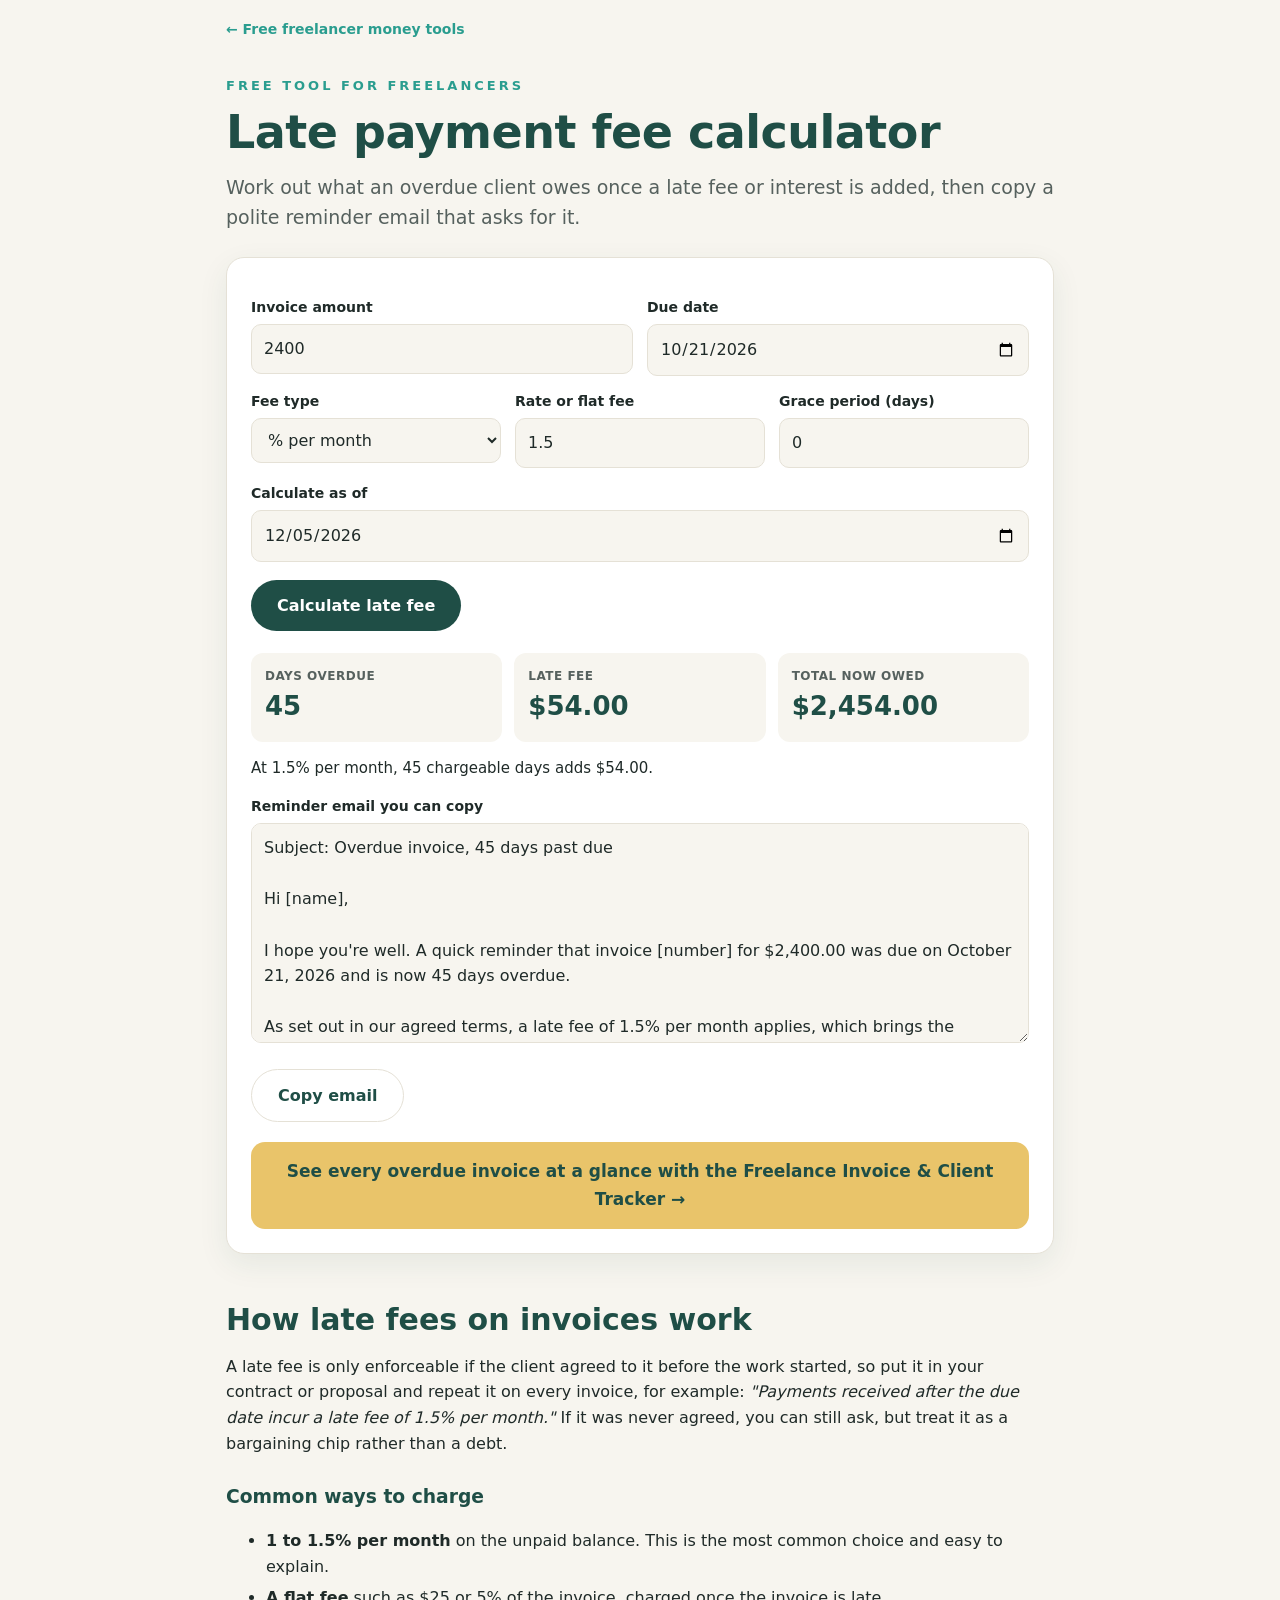
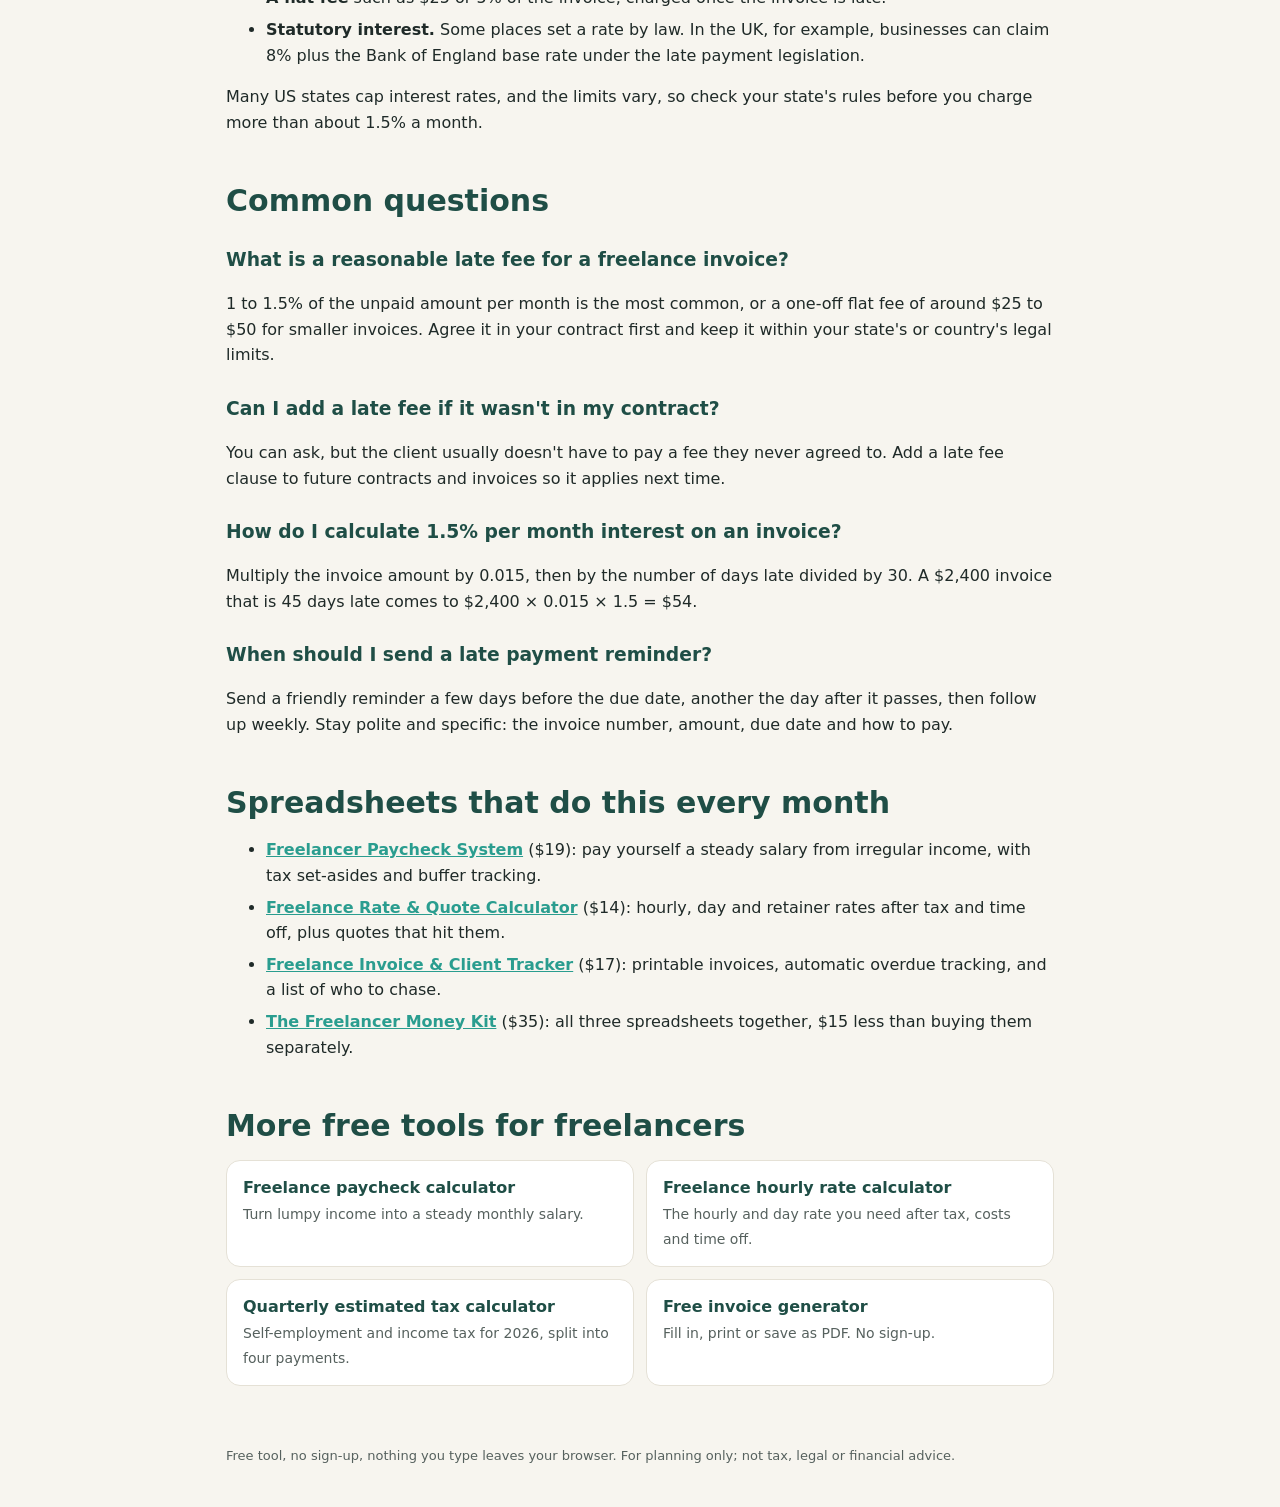
<file: late-payment-fee-calculator/index.html>
<!doctype html>
<html lang="en">
<head>
<meta charset="utf-8">
<meta name="viewport" content="width=device-width, initial-scale=1">
<title>Late Payment Fee Calculator for Overdue Invoices (Free, with Reminder Email)</title>
<meta name="description" content="Free late fee calculator for overdue invoices. Work out interest or a flat late fee by days overdue and get a polite reminder email to send to the client.">
<link rel="canonical" href="https://andrewlichte.github.io/freelance-paycheck-calculator/late-payment-fee-calculator/">
<meta property="og:title" content="Late payment fee calculator">
<meta property="og:description" content="Free late fee calculator for overdue invoices. Work out interest or a flat late fee by days overdue and get a polite reminder email to send to the client.">
<meta property="og:url" content="https://andrewlichte.github.io/freelance-paycheck-calculator/late-payment-fee-calculator/">
<meta property="og:type" content="website">
<meta name="twitter:card" content="summary">
<link rel="stylesheet" href="../assets/site.css">
<script type="application/ld+json">{"@context": "https://schema.org", "@graph": [{"@type": "WebApplication", "name": "Late payment fee calculator", "url": "https://andrewlichte.github.io/freelance-paycheck-calculator/late-payment-fee-calculator/", "applicationCategory": "FinanceApplication", "operatingSystem": "Any", "offers": {"@type": "Offer", "price": "0", "priceCurrency": "USD"}, "description": "Free late fee calculator for overdue invoices. Work out interest or a flat late fee by days overdue and get a polite reminder email to send to the client."}, {"@type": "FAQPage", "mainEntity": [{"@type": "Question", "name": "What is a reasonable late fee for a freelance invoice?", "acceptedAnswer": {"@type": "Answer", "text": "1 to 1.5% of the unpaid amount per month is the most common, or a one-off flat fee of around $25 to $50 for smaller invoices. Agree it in your contract first and keep it within your state's or country's legal limits."}}, {"@type": "Question", "name": "Can I add a late fee if it wasn't in my contract?", "acceptedAnswer": {"@type": "Answer", "text": "You can ask, but the client usually doesn't have to pay a fee they never agreed to. Add a late fee clause to future contracts and invoices so it applies next time."}}, {"@type": "Question", "name": "How do I calculate 1.5% per month interest on an invoice?", "acceptedAnswer": {"@type": "Answer", "text": "Multiply the invoice amount by 0.015, then by the number of days late divided by 30. A $2,400 invoice that is 45 days late comes to $2,400 \u00d7 0.015 \u00d7 1.5 = $54."}}, {"@type": "Question", "name": "When should I send a late payment reminder?", "acceptedAnswer": {"@type": "Answer", "text": "Send a friendly reminder a few days before the due date, another the day after it passes, then follow up weekly. Stay polite and specific: the invoice number, amount, due date and how to pay."}}]}]}</script>
</head>
<body>
<div class="wrap">
<nav class="top"><a href="../">← Free freelancer money tools</a></nav>
<header>
  <div class="kicker">Free tool for freelancers</div>
  <h1>Late payment fee calculator</h1>
  <p class="lead">Work out what an overdue client owes once a late fee or interest is added, then copy a polite reminder email that asks for it.</p>
</header>
<section class="card" aria-label="Calculator">
  <div class="row">
    <div><label for="amt">Invoice amount</label><input id="amt" type="number" value="2400" min="0"></div>
    <div><label for="due">Due date</label><input id="due" type="date"></div>
  </div>
  <div class="row3">
    <div><label for="mode">Fee type</label><select id="mode"><option value="m">% per month</option><option value="y">% per year (simple interest)</option><option value="f">Flat fee</option></select></div>
    <div><label for="rate">Rate or flat fee</label><input id="rate" type="number" value="1.5" min="0" step="0.1"></div>
    <div><label for="grace">Grace period (days)</label><input id="grace" type="number" value="0" min="0"></div>
  </div>
  <label for="asof">Calculate as of</label><input id="asof" type="date">
  <button id="go">Calculate late fee</button>
  <div class="results" id="out">
    <div class="kpis">
      <div class="kpi"><b>Days overdue</b><span id="days">–</span></div>
      <div class="kpi"><b>Late fee</b><span id="fee">–</span></div>
      <div class="kpi"><b>Total now owed</b><span id="tot">–</span></div>
    </div>
    <p class="note" id="msg"></p>
    <label for="email">Reminder email you can copy</label>
    <textarea id="email" style="min-height:220px"></textarea>
    <button class="ghost" id="copy" type="button">Copy email</button>
    <a class="cta" href="https://andrewlight.gumroad.com/l/qsocpn">See every overdue invoice at a glance with the Freelance Invoice &amp; Client Tracker →</a>
  </div>
</section>

<h2>How late fees on invoices work</h2>
<p>A late fee is only enforceable if the client agreed to it before the work started, so put it in your contract or proposal and repeat it on every invoice, for example: <i>"Payments received after the due date incur a late fee of 1.5% per month."</i> If it was never agreed, you can still ask, but treat it as a bargaining chip rather than a debt.</p>
<h3>Common ways to charge</h3>
<ul>
  <li><b>1 to 1.5% per month</b> on the unpaid balance. This is the most common choice and easy to explain.</li>
  <li><b>A flat fee</b> such as $25 or 5% of the invoice, charged once the invoice is late.</li>
  <li><b>Statutory interest.</b> Some places set a rate by law. In the UK, for example, businesses can claim 8% plus the Bank of England base rate under the late payment legislation.</li>
</ul>
<p>Many US states cap interest rates, and the limits vary, so check your state's rules before you charge more than about 1.5% a month.</p>

<h2>Common questions</h2>
<h3>What is a reasonable late fee for a freelance invoice?</h3>
<p>1 to 1.5% of the unpaid amount per month is the most common, or a one-off flat fee of around $25 to $50 for smaller invoices. Agree it in your contract first and keep it within your state's or country's legal limits.</p>
<h3>Can I add a late fee if it wasn't in my contract?</h3>
<p>You can ask, but the client usually doesn't have to pay a fee they never agreed to. Add a late fee clause to future contracts and invoices so it applies next time.</p>
<h3>How do I calculate 1.5% per month interest on an invoice?</h3>
<p>Multiply the invoice amount by 0.015, then by the number of days late divided by 30. A $2,400 invoice that is 45 days late comes to $2,400 × 0.015 × 1.5 = $54.</p>
<h3>When should I send a late payment reminder?</h3>
<p>Send a friendly reminder a few days before the due date, another the day after it passes, then follow up weekly. Stay polite and specific: the invoice number, amount, due date and how to pay.</p>
<h2>Spreadsheets that do this every month</h2>
<ul>
  <li><a href="https://andrewlight.gumroad.com/l/buezw"><b>Freelancer Paycheck System</b></a> ($19): pay yourself a steady salary from irregular income, with tax set-asides and buffer tracking.</li>
  <li><a href="https://andrewlight.gumroad.com/l/wqisrv"><b>Freelance Rate &amp; Quote Calculator</b></a> ($14): hourly, day and retainer rates after tax and time off, plus quotes that hit them.</li>
  <li><a href="https://andrewlight.gumroad.com/l/qsocpn"><b>Freelance Invoice &amp; Client Tracker</b></a> ($17): printable invoices, automatic overdue tracking, and a list of who to chase.</li>
  <li><a href="https://andrewlight.gumroad.com/l/ptnqtp"><b>The Freelancer Money Kit</b></a> ($35): all three spreadsheets together, $15 less than buying them separately.</li>
</ul>
<h2>More free tools for freelancers</h2>
<ul class="tools">
  <li><a href="../"><b>Freelance paycheck calculator</b><span>Turn lumpy income into a steady monthly salary.</span></a></li>
  <li><a href="../freelance-hourly-rate-calculator/"><b>Freelance hourly rate calculator</b><span>The hourly and day rate you need after tax, costs and time off.</span></a></li>
  <li><a href="../quarterly-estimated-tax-calculator/"><b>Quarterly estimated tax calculator</b><span>Self-employment and income tax for 2026, split into four payments.</span></a></li>
  <li><a href="../free-invoice-generator/"><b>Free invoice generator</b><span>Fill in, print or save as PDF. No sign-up.</span></a></li>
</ul>
<footer>Free tool, no sign-up, nothing you type leaves your browser. For planning only; not tax, legal or financial advice.</footer>
</div>
<script>

const $=id=>document.getElementById(id), v=id=>+$(id).value||0;
const usd=n=>'$'+(Math.round(n*100)/100).toLocaleString(undefined,{minimumFractionDigits:2,maximumFractionDigits:2});
const iso=d=>d.toISOString().slice(0,10);
const t=new Date(); $('asof').value=iso(t); const d0=new Date(t); d0.setDate(d0.getDate()-45); $('due').value=iso(d0);
function calc(){
  const amt=v('amt'), rate=v('rate'), grace=v('grace'), mode=$('mode').value;
  const due=new Date($('due').value+'T12:00'), asof=new Date($('asof').value+'T12:00');
  const days=Math.max(0,Math.round((asof-due)/864e5)), late=Math.max(0,days-grace);
  let fee=0;
  if(late>0){ if(mode==='m') fee=amt*rate/100*late/30; else if(mode==='y') fee=amt*rate/100*late/365; else fee=rate; }
  $('days').textContent=days; $('fee').textContent=usd(fee); $('tot').textContent=usd(amt+fee);
  const desc=mode==='m'?`${rate}% per month`:mode==='y'?`${rate}% per year`:`a flat fee of ${usd(rate)}`;
  $('msg').textContent= days===0 ? 'This invoice is not overdue yet.' : late===0 ? `It is ${days} days overdue but still inside your ${grace}-day grace period.` : `At ${desc}, ${late} chargeable days adds ${usd(fee)}.`;
  const dd=due.toLocaleDateString(undefined,{year:'numeric',month:'long',day:'numeric'});
  $('email').value=days===0?'':`Subject: Overdue invoice, ${days} days past due

Hi [name],

I hope you're well. A quick reminder that invoice [number] for ${usd(amt)} was due on ${dd} and is now ${days} days overdue.${fee>0?`

As set out in our agreed terms, a late fee of ${desc} applies, which brings the balance to ${usd(amt+fee)}. If payment reaches me within 7 days I'm happy to waive the fee.`:''}

You can pay by [payment method]. If there's a problem with the invoice or anything I can help with, just let me know.

Thanks,
[your name]`;
}
$('go').addEventListener('click',calc);
['amt','due','mode','rate','grace','asof'].forEach(id=>$(id).addEventListener('input',calc));
$('copy').addEventListener('click',()=>{try{navigator.clipboard.writeText($('email').value);$('copy').textContent='Copied';}catch(e){$('email').select();}});
calc();

</script>
</body>
</html>
</file>
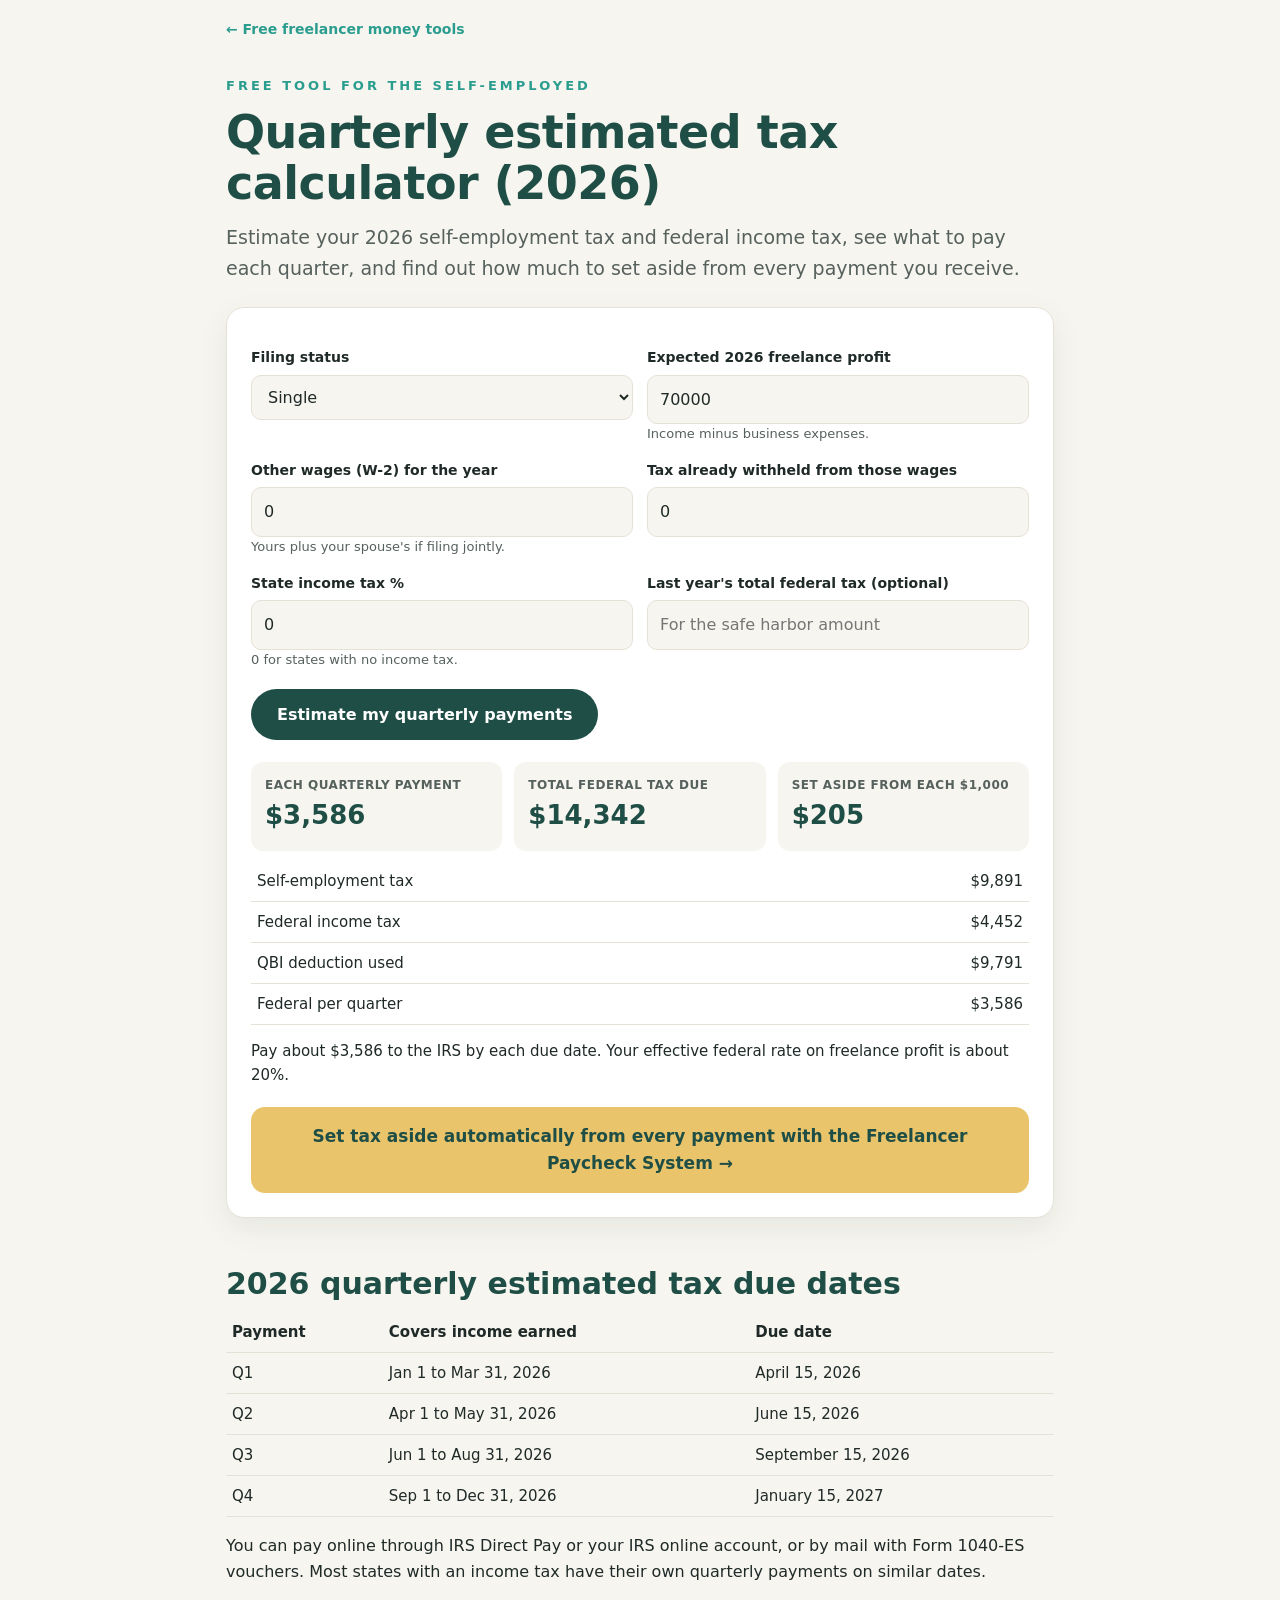
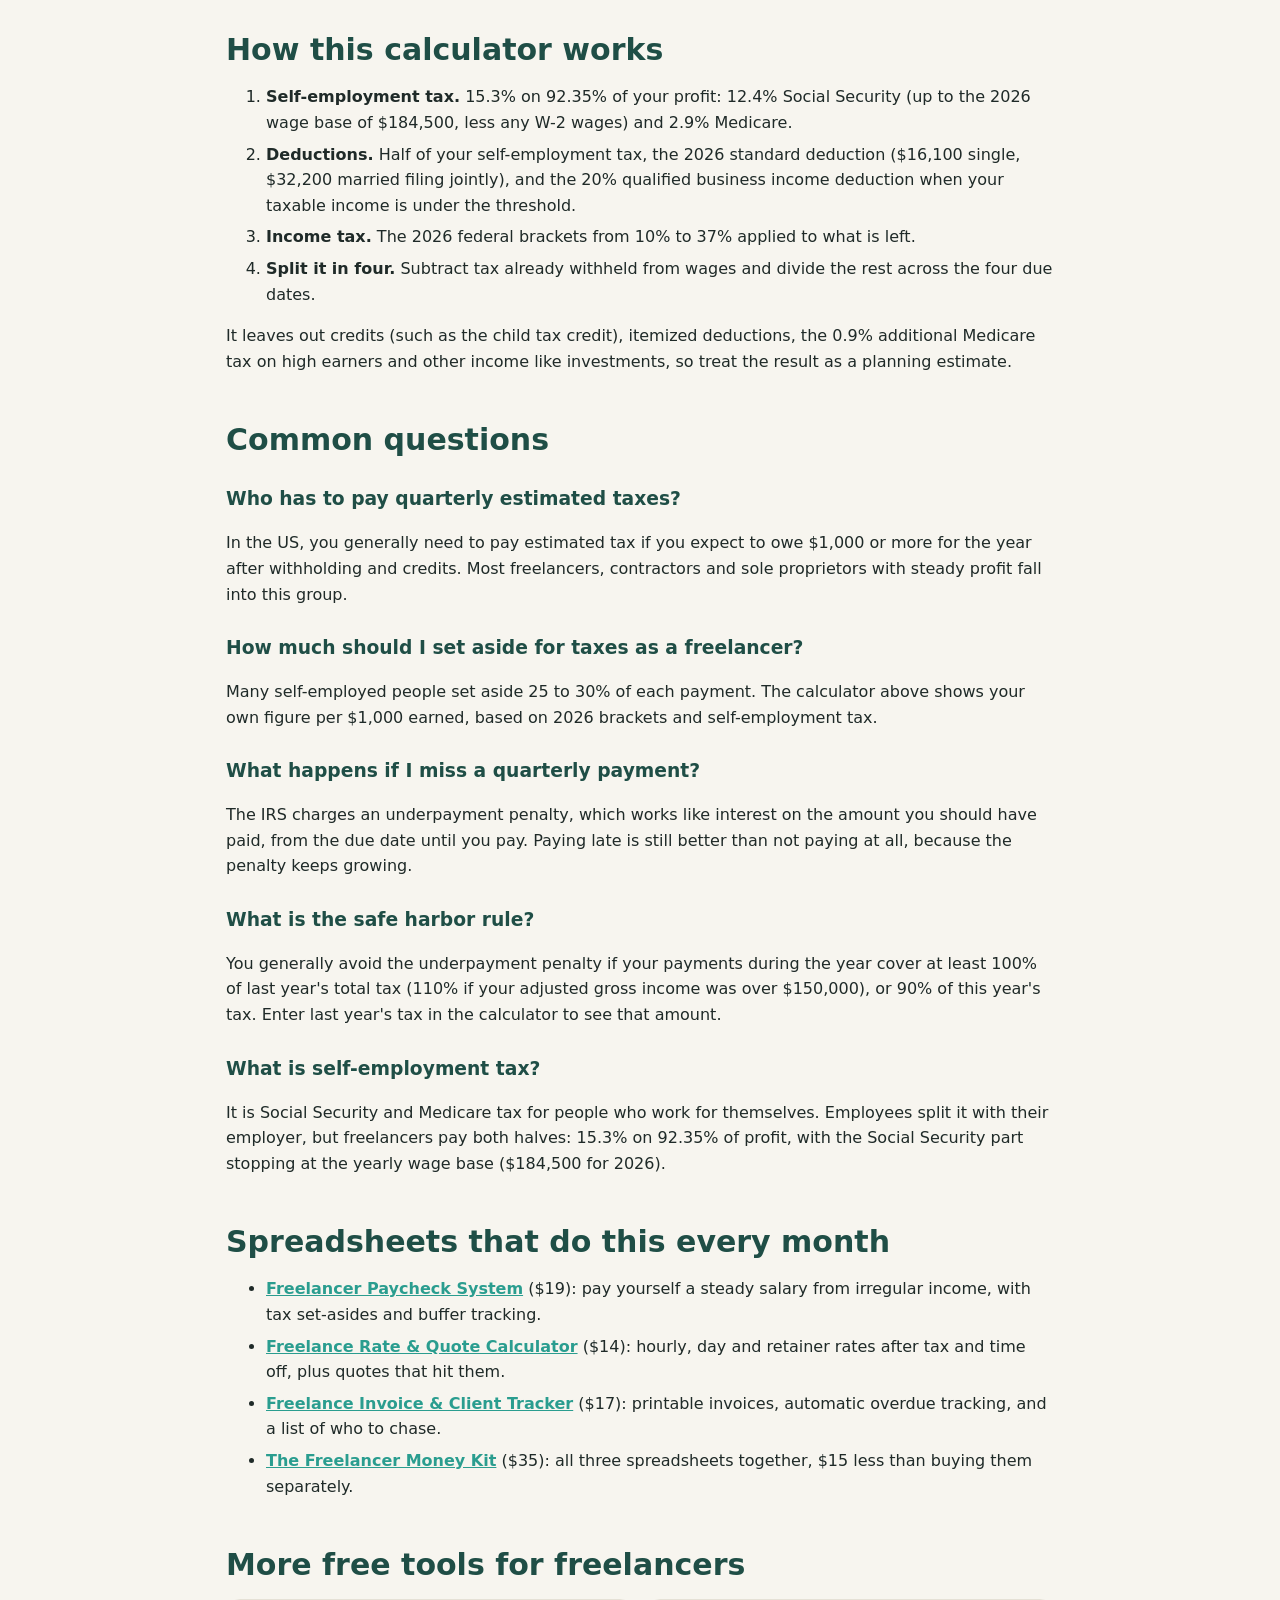
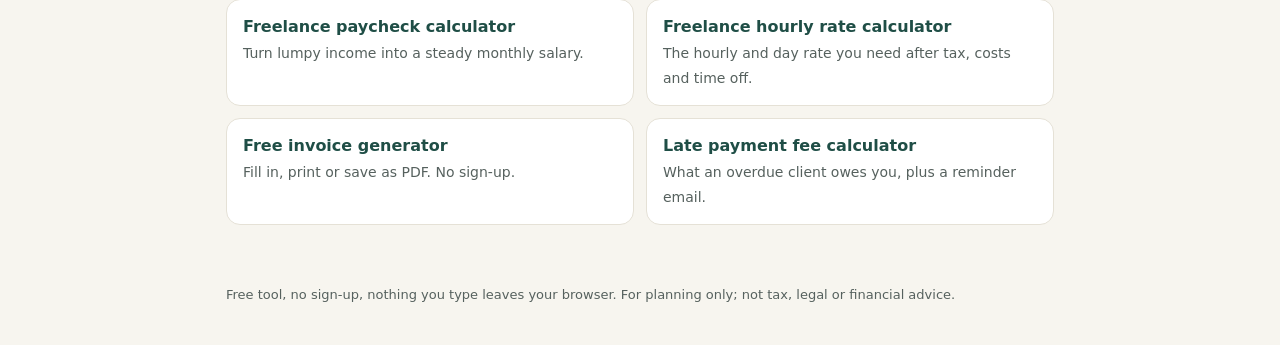
<file: quarterly-estimated-tax-calculator/index.html>
<!doctype html>
<html lang="en">
<head>
<meta charset="utf-8">
<meta name="viewport" content="width=device-width, initial-scale=1">
<title>Quarterly Estimated Tax Calculator 2026 for Self-Employed & Freelancers (Free)</title>
<meta name="description" content="Free 2026 quarterly estimated tax calculator for freelancers and the self-employed. Estimates self-employment tax and federal income tax, splits it into four payments, and shows the due dates.">
<link rel="canonical" href="https://andrewlichte.github.io/freelance-paycheck-calculator/quarterly-estimated-tax-calculator/">
<meta property="og:title" content="Quarterly estimated tax calculator (2026)">
<meta property="og:description" content="Free 2026 quarterly estimated tax calculator for freelancers and the self-employed. Estimates self-employment tax and federal income tax, splits it into four payments, and shows the due dates.">
<meta property="og:url" content="https://andrewlichte.github.io/freelance-paycheck-calculator/quarterly-estimated-tax-calculator/">
<meta property="og:type" content="website">
<meta name="twitter:card" content="summary">
<link rel="stylesheet" href="../assets/site.css">
<script type="application/ld+json">{"@context": "https://schema.org", "@graph": [{"@type": "WebApplication", "name": "Quarterly estimated tax calculator (2026)", "url": "https://andrewlichte.github.io/freelance-paycheck-calculator/quarterly-estimated-tax-calculator/", "applicationCategory": "FinanceApplication", "operatingSystem": "Any", "offers": {"@type": "Offer", "price": "0", "priceCurrency": "USD"}, "description": "Free 2026 quarterly estimated tax calculator for freelancers and the self-employed. Estimates self-employment tax and federal income tax, splits it into four payments, and shows the due dates."}, {"@type": "FAQPage", "mainEntity": [{"@type": "Question", "name": "Who has to pay quarterly estimated taxes?", "acceptedAnswer": {"@type": "Answer", "text": "In the US, you generally need to pay estimated tax if you expect to owe $1,000 or more for the year after withholding and credits. Most freelancers, contractors and sole proprietors with steady profit fall into this group."}}, {"@type": "Question", "name": "How much should I set aside for taxes as a freelancer?", "acceptedAnswer": {"@type": "Answer", "text": "Many self-employed people set aside 25 to 30% of each payment. The calculator above shows your own figure per $1,000 earned, based on 2026 brackets and self-employment tax."}}, {"@type": "Question", "name": "What happens if I miss a quarterly payment?", "acceptedAnswer": {"@type": "Answer", "text": "The IRS charges an underpayment penalty, which works like interest on the amount you should have paid, from the due date until you pay. Paying late is still better than not paying at all, because the penalty keeps growing."}}, {"@type": "Question", "name": "What is the safe harbor rule?", "acceptedAnswer": {"@type": "Answer", "text": "You generally avoid the underpayment penalty if your payments during the year cover at least 100% of last year's total tax (110% if your adjusted gross income was over $150,000), or 90% of this year's tax. Enter last year's tax in the calculator to see that amount."}}, {"@type": "Question", "name": "What is self-employment tax?", "acceptedAnswer": {"@type": "Answer", "text": "It is Social Security and Medicare tax for people who work for themselves. Employees split it with their employer, but freelancers pay both halves: 15.3% on 92.35% of profit, with the Social Security part stopping at the yearly wage base ($184,500 for 2026)."}}]}]}</script>
</head>
<body>
<div class="wrap">
<nav class="top"><a href="../">← Free freelancer money tools</a></nav>
<header>
  <div class="kicker">Free tool for the self-employed</div>
  <h1>Quarterly estimated tax calculator (2026)</h1>
  <p class="lead">Estimate your 2026 self-employment tax and federal income tax, see what to pay each quarter, and find out how much to set aside from every payment you receive.</p>
</header>
<section class="card" aria-label="Calculator">
  <div class="row">
    <div><label for="fs">Filing status</label><select id="fs"><option value="s">Single</option><option value="m">Married filing jointly</option></select></div>
    <div><label for="net">Expected 2026 freelance profit</label><input id="net" type="number" value="70000" min="0"><div class="hint">Income minus business expenses.</div></div>
  </div>
  <div class="row">
    <div><label for="w2">Other wages (W-2) for the year</label><input id="w2" type="number" value="0" min="0"><div class="hint">Yours plus your spouse's if filing jointly.</div></div>
    <div><label for="wh">Tax already withheld from those wages</label><input id="wh" type="number" value="0" min="0"></div>
  </div>
  <div class="row">
    <div><label for="st">State income tax %</label><input id="st" type="number" value="0" min="0" max="15" step="0.1"><div class="hint">0 for states with no income tax.</div></div>
    <div><label for="ly">Last year's total federal tax (optional)</label><input id="ly" type="number" value="" min="0" placeholder="For the safe harbor amount"></div>
  </div>
  <button id="go">Estimate my quarterly payments</button>
  <div class="results" id="out">
    <div class="kpis">
      <div class="kpi"><b>Each quarterly payment</b><span id="q">–</span></div>
      <div class="kpi"><b>Total federal tax due</b><span id="tot">–</span></div>
      <div class="kpi"><b>Set aside from each $1,000</b><span id="pct">–</span></div>
    </div>
    <table class="t" id="tbl"></table>
    <p class="note" id="msg"></p>
    <a class="cta" href="https://andrewlight.gumroad.com/l/buezw">Set tax aside automatically from every payment with the Freelancer Paycheck System →</a>
  </div>
</section>

<h2>2026 quarterly estimated tax due dates</h2>
<table class="t">
<tr><th>Payment</th><th>Covers income earned</th><th>Due date</th></tr>
<tr><td>Q1</td><td>Jan 1 to Mar 31, 2026</td><td>April 15, 2026</td></tr>
<tr><td>Q2</td><td>Apr 1 to May 31, 2026</td><td>June 15, 2026</td></tr>
<tr><td>Q3</td><td>Jun 1 to Aug 31, 2026</td><td>September 15, 2026</td></tr>
<tr><td>Q4</td><td>Sep 1 to Dec 31, 2026</td><td>January 15, 2027</td></tr>
</table>
<p>You can pay online through IRS Direct Pay or your IRS online account, or by mail with Form 1040-ES vouchers. Most states with an income tax have their own quarterly payments on similar dates.</p>

<h2>How this calculator works</h2>
<ol>
  <li><b>Self-employment tax.</b> 15.3% on 92.35% of your profit: 12.4% Social Security (up to the 2026 wage base of $184,500, less any W-2 wages) and 2.9% Medicare.</li>
  <li><b>Deductions.</b> Half of your self-employment tax, the 2026 standard deduction ($16,100 single, $32,200 married filing jointly), and the 20% qualified business income deduction when your taxable income is under the threshold.</li>
  <li><b>Income tax.</b> The 2026 federal brackets from 10% to 37% applied to what is left.</li>
  <li><b>Split it in four.</b> Subtract tax already withheld from wages and divide the rest across the four due dates.</li>
</ol>
<p>It leaves out credits (such as the child tax credit), itemized deductions, the 0.9% additional Medicare tax on high earners and other income like investments, so treat the result as a planning estimate.</p>

<h2>Common questions</h2>
<h3>Who has to pay quarterly estimated taxes?</h3>
<p>In the US, you generally need to pay estimated tax if you expect to owe $1,000 or more for the year after withholding and credits. Most freelancers, contractors and sole proprietors with steady profit fall into this group.</p>
<h3>How much should I set aside for taxes as a freelancer?</h3>
<p>Many self-employed people set aside 25 to 30% of each payment. The calculator above shows your own figure per $1,000 earned, based on 2026 brackets and self-employment tax.</p>
<h3>What happens if I miss a quarterly payment?</h3>
<p>The IRS charges an underpayment penalty, which works like interest on the amount you should have paid, from the due date until you pay. Paying late is still better than not paying at all, because the penalty keeps growing.</p>
<h3>What is the safe harbor rule?</h3>
<p>You generally avoid the underpayment penalty if your payments during the year cover at least 100% of last year's total tax (110% if your adjusted gross income was over $150,000), or 90% of this year's tax. Enter last year's tax in the calculator to see that amount.</p>
<h3>What is self-employment tax?</h3>
<p>It is Social Security and Medicare tax for people who work for themselves. Employees split it with their employer, but freelancers pay both halves: 15.3% on 92.35% of profit, with the Social Security part stopping at the yearly wage base ($184,500 for 2026).</p>
<h2>Spreadsheets that do this every month</h2>
<ul>
  <li><a href="https://andrewlight.gumroad.com/l/buezw"><b>Freelancer Paycheck System</b></a> ($19): pay yourself a steady salary from irregular income, with tax set-asides and buffer tracking.</li>
  <li><a href="https://andrewlight.gumroad.com/l/wqisrv"><b>Freelance Rate &amp; Quote Calculator</b></a> ($14): hourly, day and retainer rates after tax and time off, plus quotes that hit them.</li>
  <li><a href="https://andrewlight.gumroad.com/l/qsocpn"><b>Freelance Invoice &amp; Client Tracker</b></a> ($17): printable invoices, automatic overdue tracking, and a list of who to chase.</li>
  <li><a href="https://andrewlight.gumroad.com/l/ptnqtp"><b>The Freelancer Money Kit</b></a> ($35): all three spreadsheets together, $15 less than buying them separately.</li>
</ul>
<h2>More free tools for freelancers</h2>
<ul class="tools">
  <li><a href="../"><b>Freelance paycheck calculator</b><span>Turn lumpy income into a steady monthly salary.</span></a></li>
  <li><a href="../freelance-hourly-rate-calculator/"><b>Freelance hourly rate calculator</b><span>The hourly and day rate you need after tax, costs and time off.</span></a></li>
  <li><a href="../free-invoice-generator/"><b>Free invoice generator</b><span>Fill in, print or save as PDF. No sign-up.</span></a></li>
  <li><a href="../late-payment-fee-calculator/"><b>Late payment fee calculator</b><span>What an overdue client owes you, plus a reminder email.</span></a></li>
</ul>
<footer>Free tool, no sign-up, nothing you type leaves your browser. For planning only; not tax, legal or financial advice.</footer>
</div>
<script>

const $=id=>document.getElementById(id), v=id=>+$(id).value||0;
const usd=n=>'$'+Math.round(n).toLocaleString();
const B={s:{sd:16100,qbi:201750,br:[[12400,.10],[50400,.12],[105700,.22],[201775,.24],[256225,.32],[640600,.35],[Infinity,.37]]},
         m:{sd:32200,qbi:403500,br:[[24800,.10],[100800,.12],[211400,.22],[403550,.24],[512450,.32],[768700,.35],[Infinity,.37]]}};
function incomeTax(ti,br){let t=0,lo=0;for(const [hi,r] of br){if(ti>lo)t+=(Math.min(ti,hi)-lo)*r;lo=hi;}return t;}
function calc(){
  const f=B[$('fs').value], net=Math.max(0,v('net')), w2=v('w2'), wh=v('wh'), st=v('st')/100;
  const base=net*0.9235;
  const ss=0.124*Math.max(0,Math.min(base,184500-w2)), med=0.029*base, se=base>=400?ss+med:0;
  const agi=net+w2-se/2;
  let ti=Math.max(0,agi-f.sd), qbi=0;
  if(ti<=f.qbi) qbi=Math.max(0,Math.min(0.2*(net-se/2),0.2*ti));
  ti=Math.max(0,ti-qbi);
  const it=incomeTax(ti,f.br), fed=se+it, due=Math.max(0,fed-wh), state=net*st;
  const q=due/4, ly=v('ly');
  $('q').textContent=usd(q+state/4); $('tot').textContent=usd(fed);
  $('pct').textContent=net>0?usd((due+state)/net*1000):'–';
  let rows=`<tr><td>Self-employment tax</td><td class="n">${usd(se)}</td></tr><tr><td>Federal income tax</td><td class="n">${usd(it)}</td></tr>`;
  if(qbi>0) rows+=`<tr><td>QBI deduction used</td><td class="n">${usd(qbi)}</td></tr>`;
  if(wh>0) rows+=`<tr><td>Less withheld from wages</td><td class="n">−${usd(wh)}</td></tr>`;
  rows+=`<tr><td>Federal per quarter</td><td class="n">${usd(q)}</td></tr>`;
  if(state>0) rows+=`<tr><td>State per quarter (estimate)</td><td class="n">${usd(state/4)}</td></tr>`;
  $('tbl').innerHTML=rows;
  let m=`Pay about ${usd(q)} to the IRS${state>0?` and ${usd(state/4)} to your state`:''} by each due date. Your effective federal rate on freelance profit is about ${net>0?Math.round(due/net*100):0}%.`;
  if(ly>0){const sh=(agi>150000?1.1:1)*ly;m+=` Safe harbor: if you pay at least ${usd(sh/4)} a quarter (${agi>150000?'110':'100'}% of last year's tax), you generally avoid an underpayment penalty even if this year's bill turns out higher.`;}
  if(ti+qbi>f.qbi) m+=' Your income is above the QBI threshold, so that deduction was left out; you may still qualify for part of it.';
  $('msg').textContent=m;
}
$('go').addEventListener('click',calc); calc();

</script>
</body>
</html>
</file>
<file: assets/site.css>
:root{--ink:#1f2a28;--muted:#56615e;--green:#1F4E46;--teal:#2A9D8F;--gold:#E9C46A;--cream:#F7F5EF;--line:#e5e1d6;--card:#fff;--bad:#B42318}
@media (prefers-color-scheme:dark){:root{--ink:#e8ece9;--muted:#a9b3b0;--green:#8fd1bf;--teal:#5cc2b4;--cream:#141a19;--line:#2b3533;--card:#1c2423;--bad:#f08a80}}
*{box-sizing:border-box}
body{margin:0;font-family:Inter,system-ui,-apple-system,Segoe UI,Arial,sans-serif;color:var(--ink);background:var(--cream);line-height:1.6}
.wrap{max-width:860px;margin:0 auto;padding:0 16px}
nav.top{padding:18px 0 0;font-size:14px}
nav.top a{color:var(--teal);text-decoration:none;font-weight:600}
header{padding:36px 0 24px}
.kicker{font-size:13px;letter-spacing:3px;text-transform:uppercase;color:var(--teal);font-weight:700}
h1{font-size:clamp(30px,5vw,46px);line-height:1.1;color:var(--green);margin:10px 0 14px;letter-spacing:-.5px}
h2{font-size:clamp(23px,3.4vw,30px);color:var(--green);margin:48px 0 10px;line-height:1.2}
h3{color:var(--green);margin:26px 0 6px}
p.lead{font-size:19px;color:var(--muted);margin:0}
a{color:var(--teal)}
.card{background:var(--card);border:1px solid var(--line);border-radius:18px;padding:24px;box-shadow:0 10px 30px rgba(31,78,70,.08)}
label{display:block;font-weight:600;font-size:14px;margin:14px 0 6px}
input,textarea,select{width:100%;padding:11px 12px;border:1px solid var(--line);border-radius:10px;font:inherit;background:var(--cream);color:var(--ink)}
textarea{min-height:76px}
.row{display:grid;grid-template-columns:1fr 1fr;gap:14px}
.row3{display:grid;grid-template-columns:1fr 1fr 1fr;gap:14px}
@media(max-width:560px){.row,.row3{grid-template-columns:1fr}}
.hint{font-size:13px;color:var(--muted)}
button{margin-top:18px;background:var(--green);color:#fff;border:0;border-radius:999px;padding:13px 26px;font:inherit;font-weight:700;cursor:pointer}
button.ghost{background:transparent;color:var(--green);border:1px solid var(--line)}
@media (prefers-color-scheme:dark){button{color:#0f1514}button.ghost{color:var(--green)}}
.results{margin-top:22px}
.kpis{display:grid;grid-template-columns:repeat(3,1fr);gap:12px}
@media(max-width:560px){.kpis{grid-template-columns:1fr}}
.kpi{background:var(--cream);border-radius:12px;padding:14px}
.kpi b{display:block;font-size:12px;letter-spacing:.5px;text-transform:uppercase;color:var(--muted)}
.kpi span{font-size:26px;font-weight:800;color:var(--green)}
.note{margin-top:14px;font-size:15px}
.cta{display:block;text-align:center;background:var(--gold);color:#1F4E46;font-weight:800;text-decoration:none;border-radius:14px;padding:16px;margin-top:20px;font-size:17px}
table.t{width:100%;border-collapse:collapse;font-size:15px;margin-top:10px}
table.t th,table.t td{text-align:left;padding:8px 6px;border-bottom:1px solid var(--line)}
table.t td.n,table.t th.n{text-align:right}
ol li,ul li{margin:6px 0}
.tools{display:grid;grid-template-columns:1fr 1fr;gap:12px;padding:0;list-style:none}
@media(max-width:560px){.tools{grid-template-columns:1fr}}
.tools li{margin:0}
.tools a{display:block;background:var(--card);border:1px solid var(--line);border-radius:14px;padding:14px 16px;text-decoration:none;color:var(--ink);height:100%}
.tools a b{color:var(--green);display:block}
.tools a span{font-size:14px;color:var(--muted)}
footer{margin:60px 0 40px;font-size:13px;color:var(--muted)}
</file>
